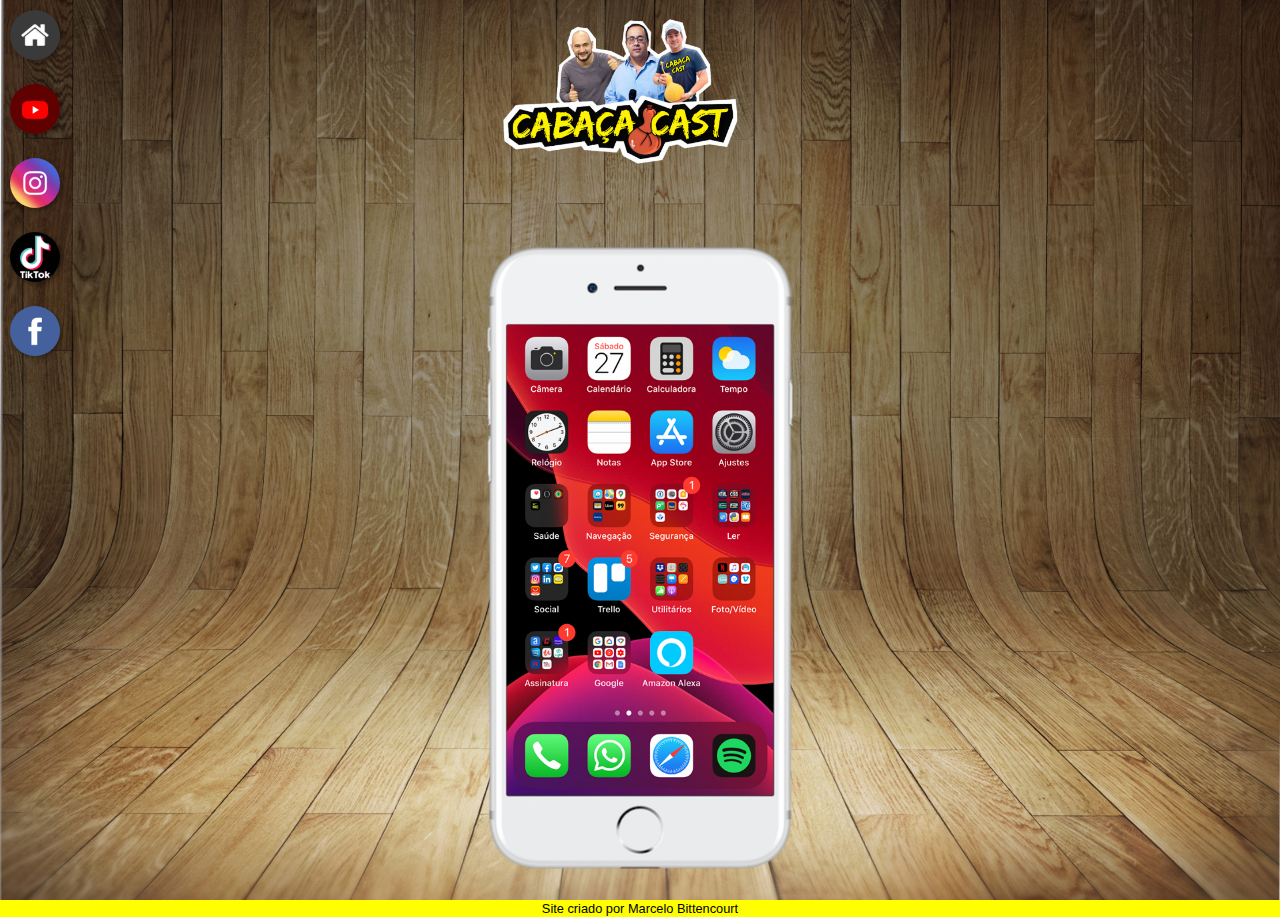
<file: index.html>
<!DOCTYPE html>
<html lang="pt-br">
<head>
    <meta charset="UTF-8">
    <meta name="viewport" content="width=device-width, initial-scale=1.0">
    <link rel="shortcut icon" href="favicon2.ico" type="image/x-icon">
    <link rel="stylesheet" href="style.css">
    <title>Cabaça Cast</title>
</head>
<body>

    
    <main>
        <section id="telefone">
            <iframe src="home.html" name="tela" id="tela" frameborder="0">Seu navegador não é compativel com isso</iframe>
        </section>
        <section id="redes-sociais">
            <a href="home.html" target="tela"><img src="imagens/logo-home.jpg" alt="Home"></a><br>

            <a href="youtube.html" target="tela"><img src="imagens/logo-youtube.jpg" alt="Youtube"></a><br>

            <a href="instagram.html" target="tela"><img src="imagens/logo-instagram.jpg" alt="Instagram"></a><br>

            <a href="tiktok.html" target="tela"><img src="imagens/logo-tiktok.jpg" alt="TikTok"></a><br>

            <a href="facebook.html" target="tela"><img src="imagens/logo-facebook.jpg" alt="FaceBook"></a>

        </section>
    </main>
    <footer>
        <p>Site criado por Marcelo Bittencourt</p>
    </footer>
</body>
</html>
</file>
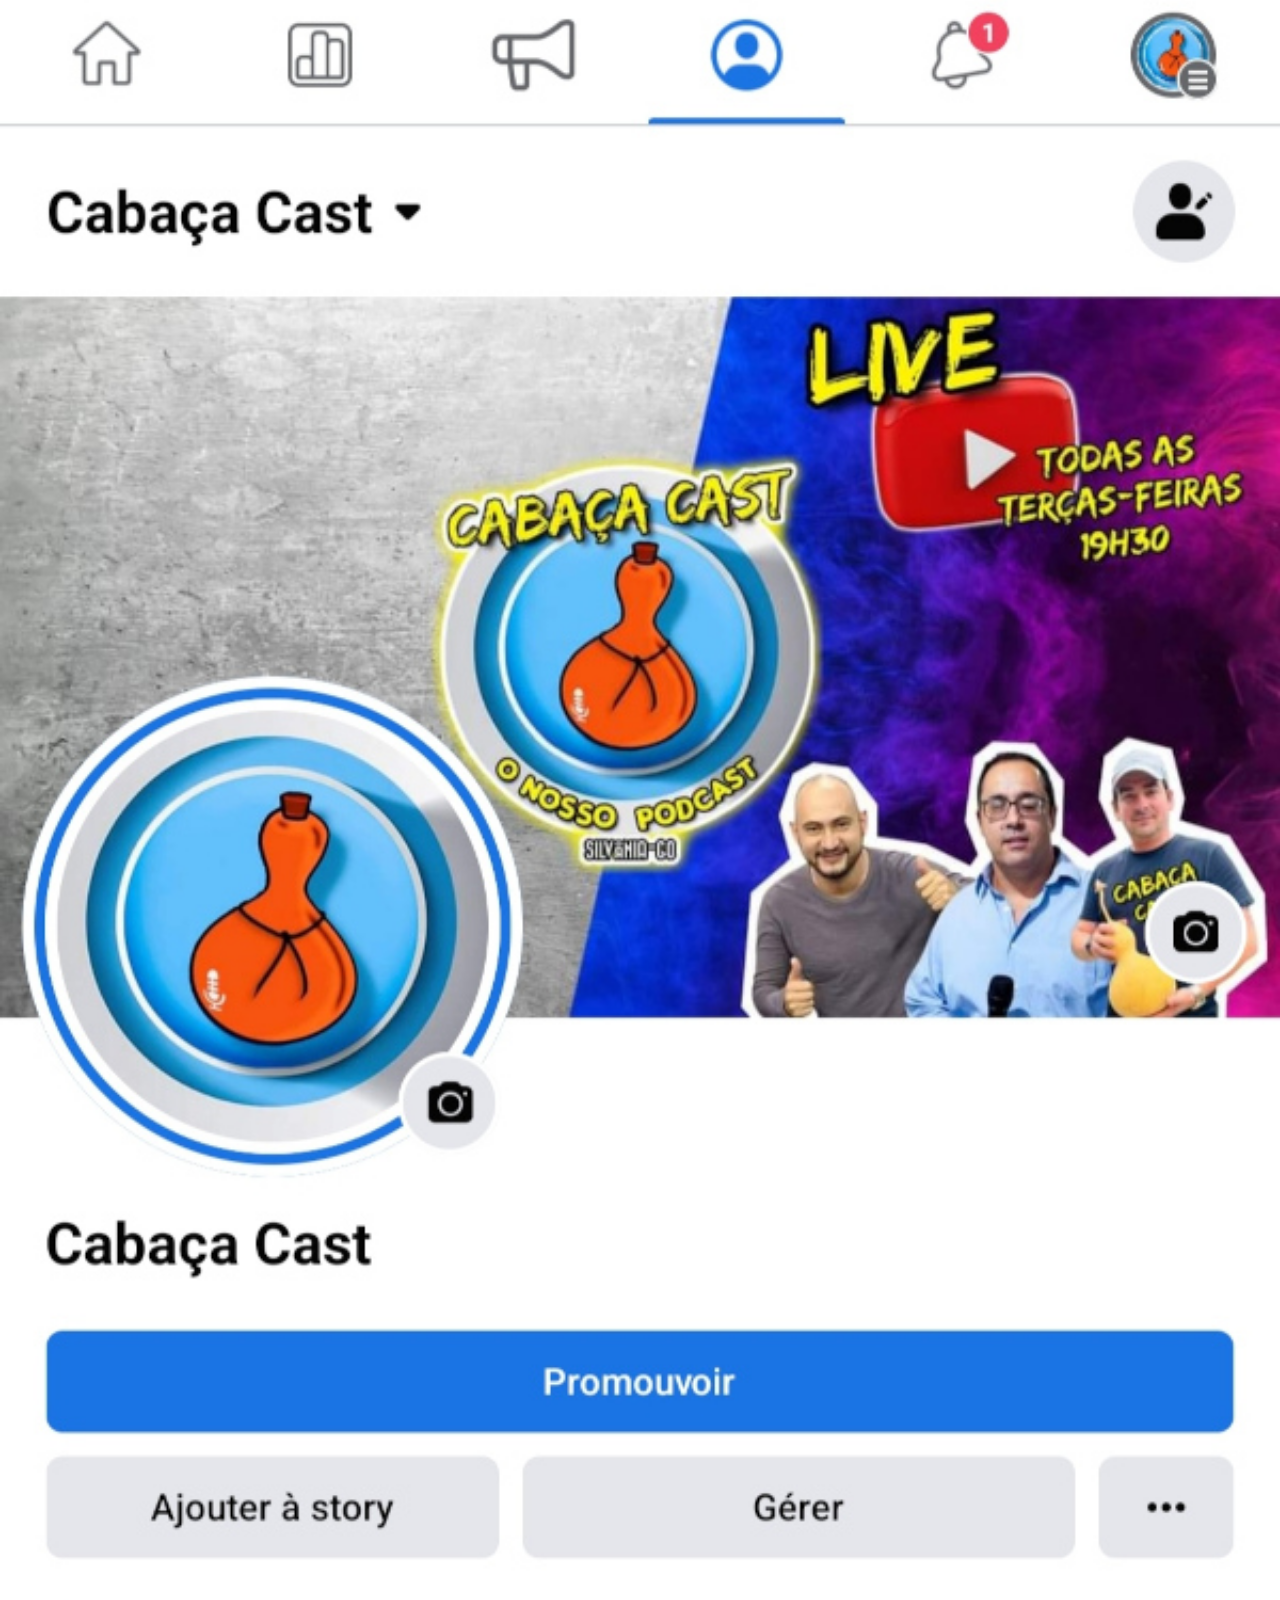
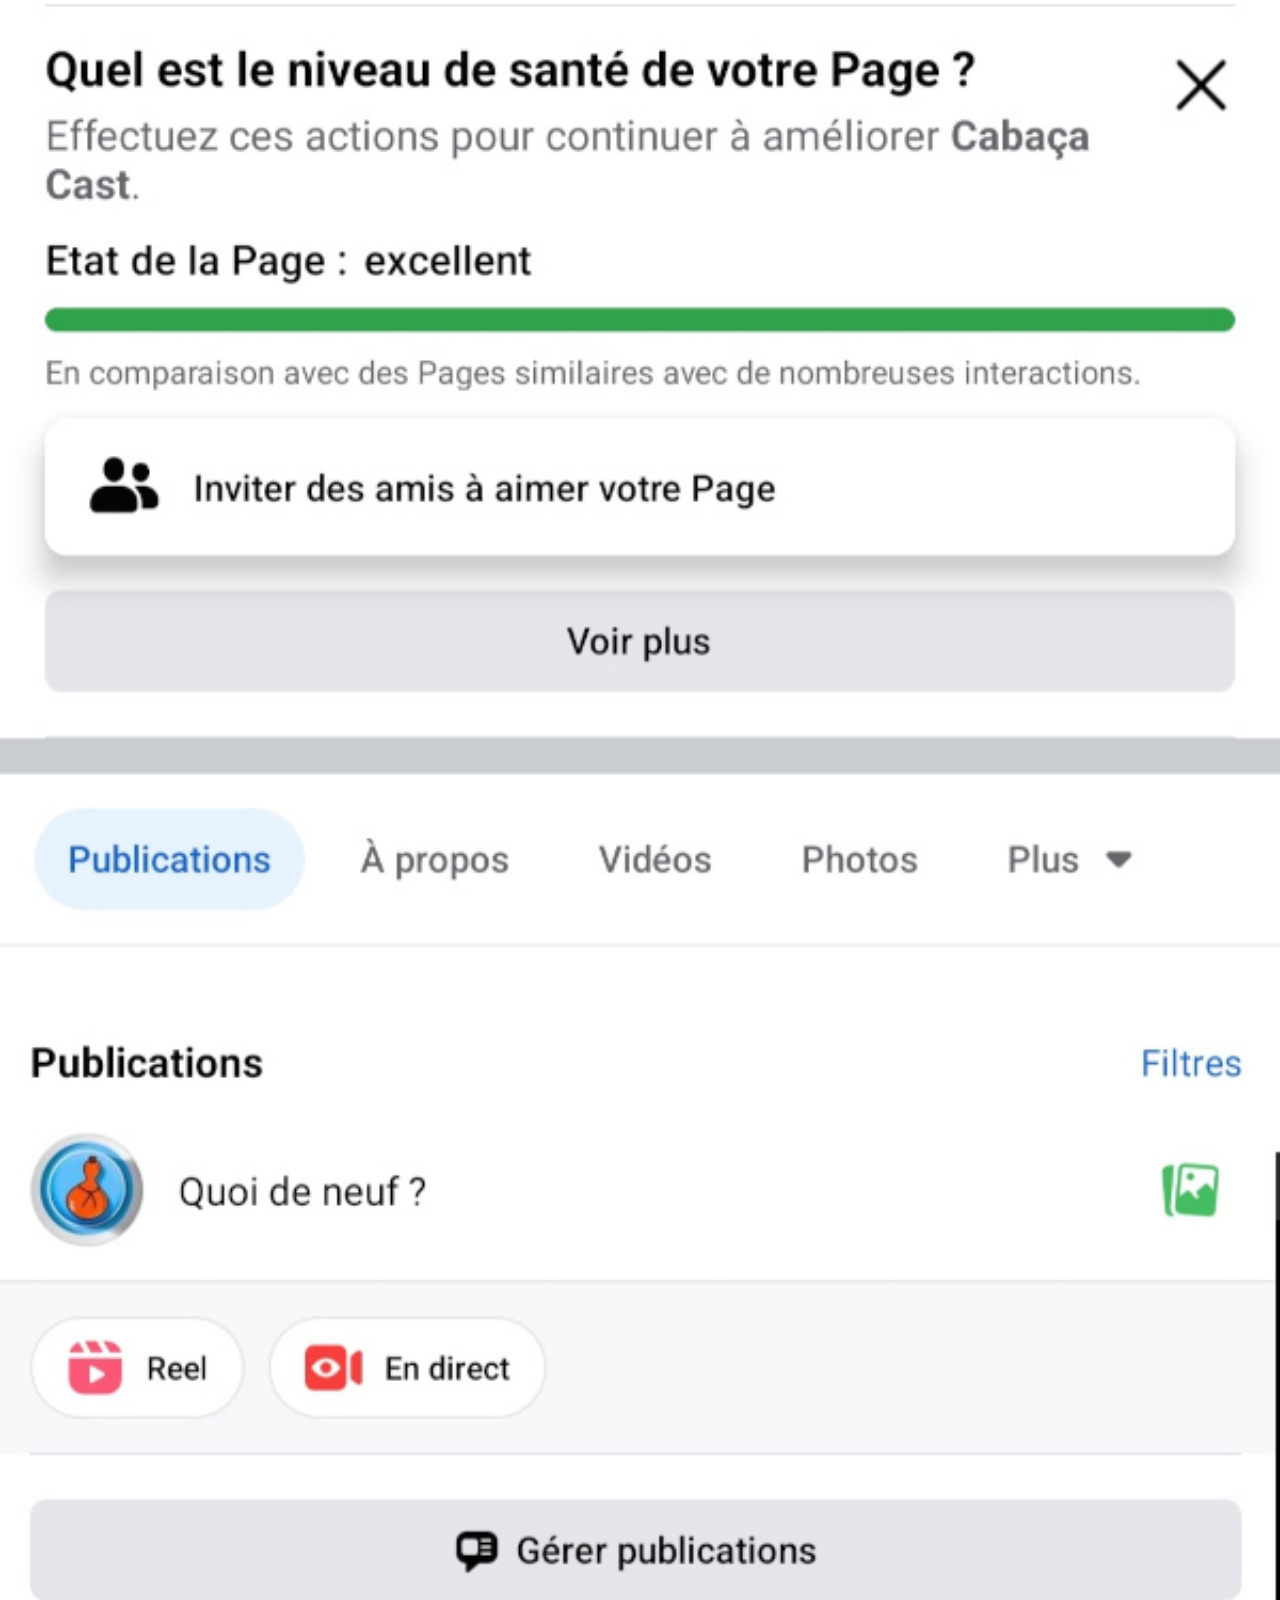
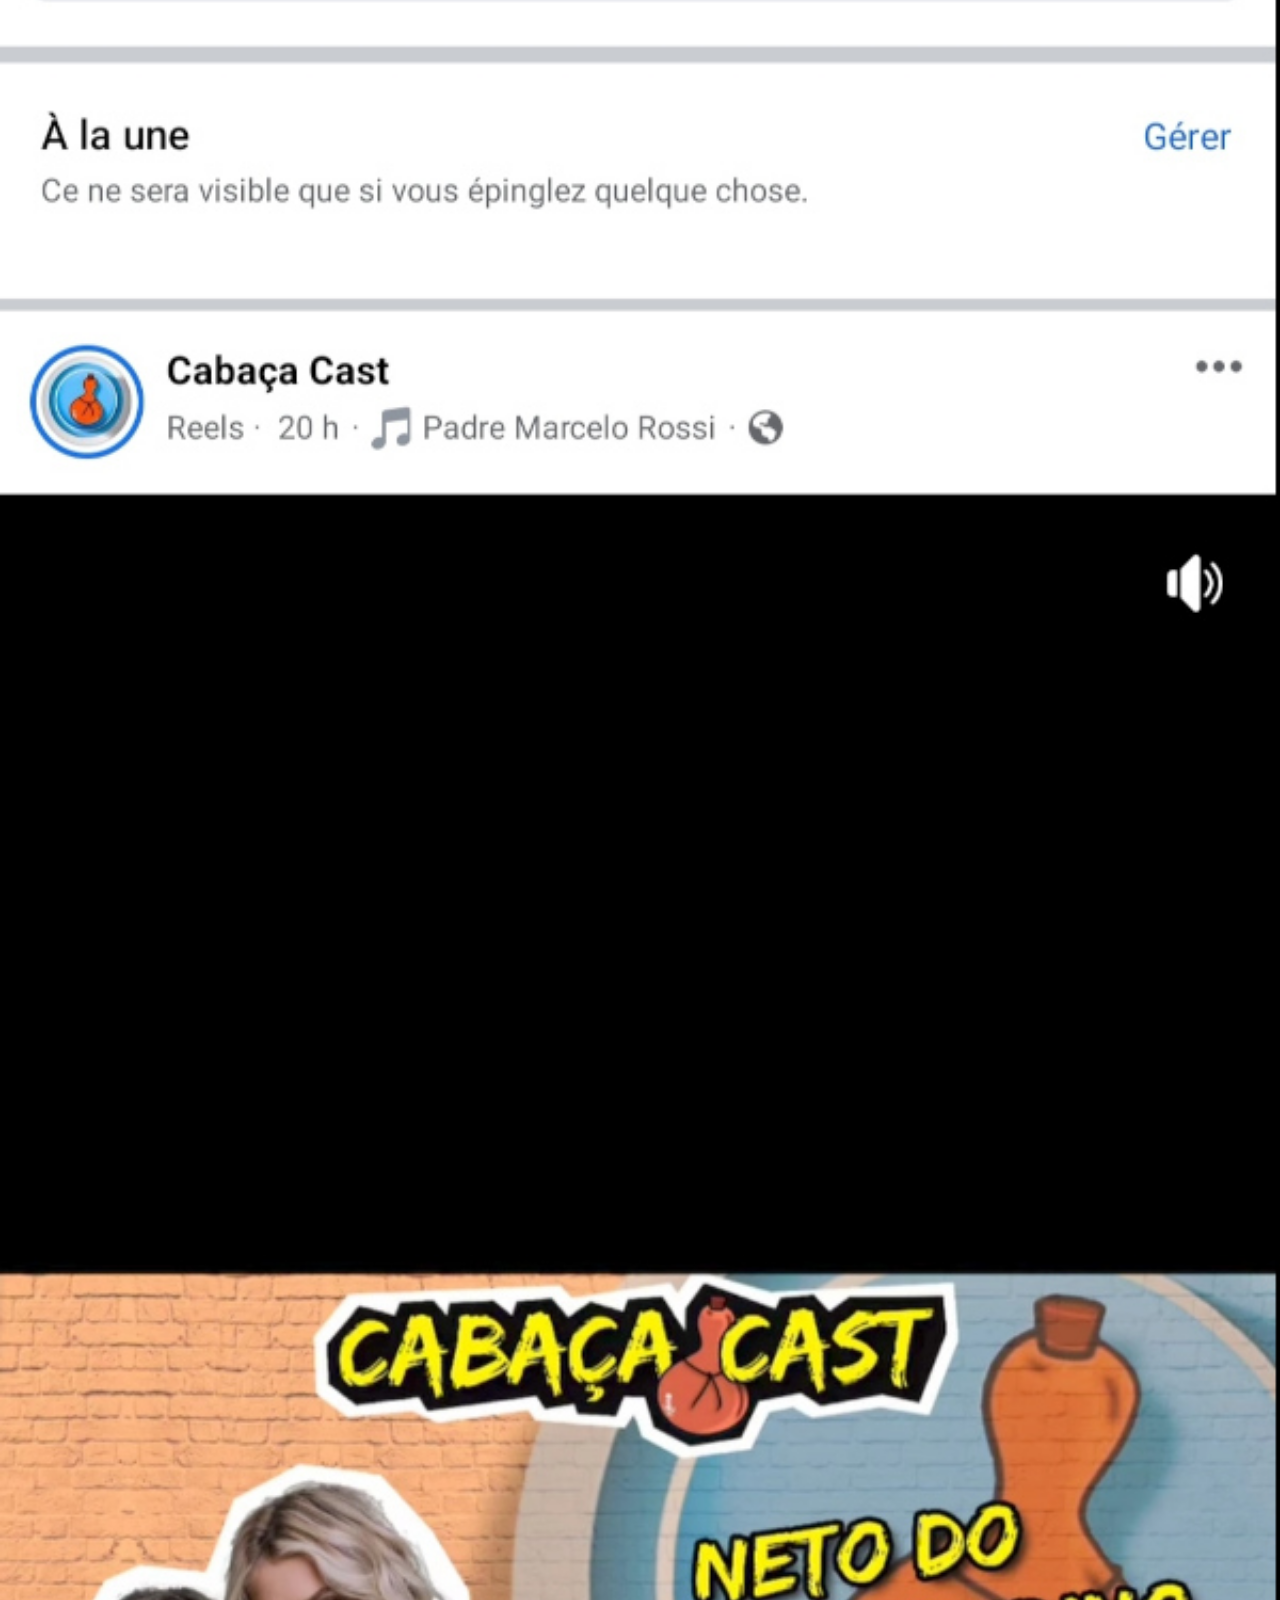
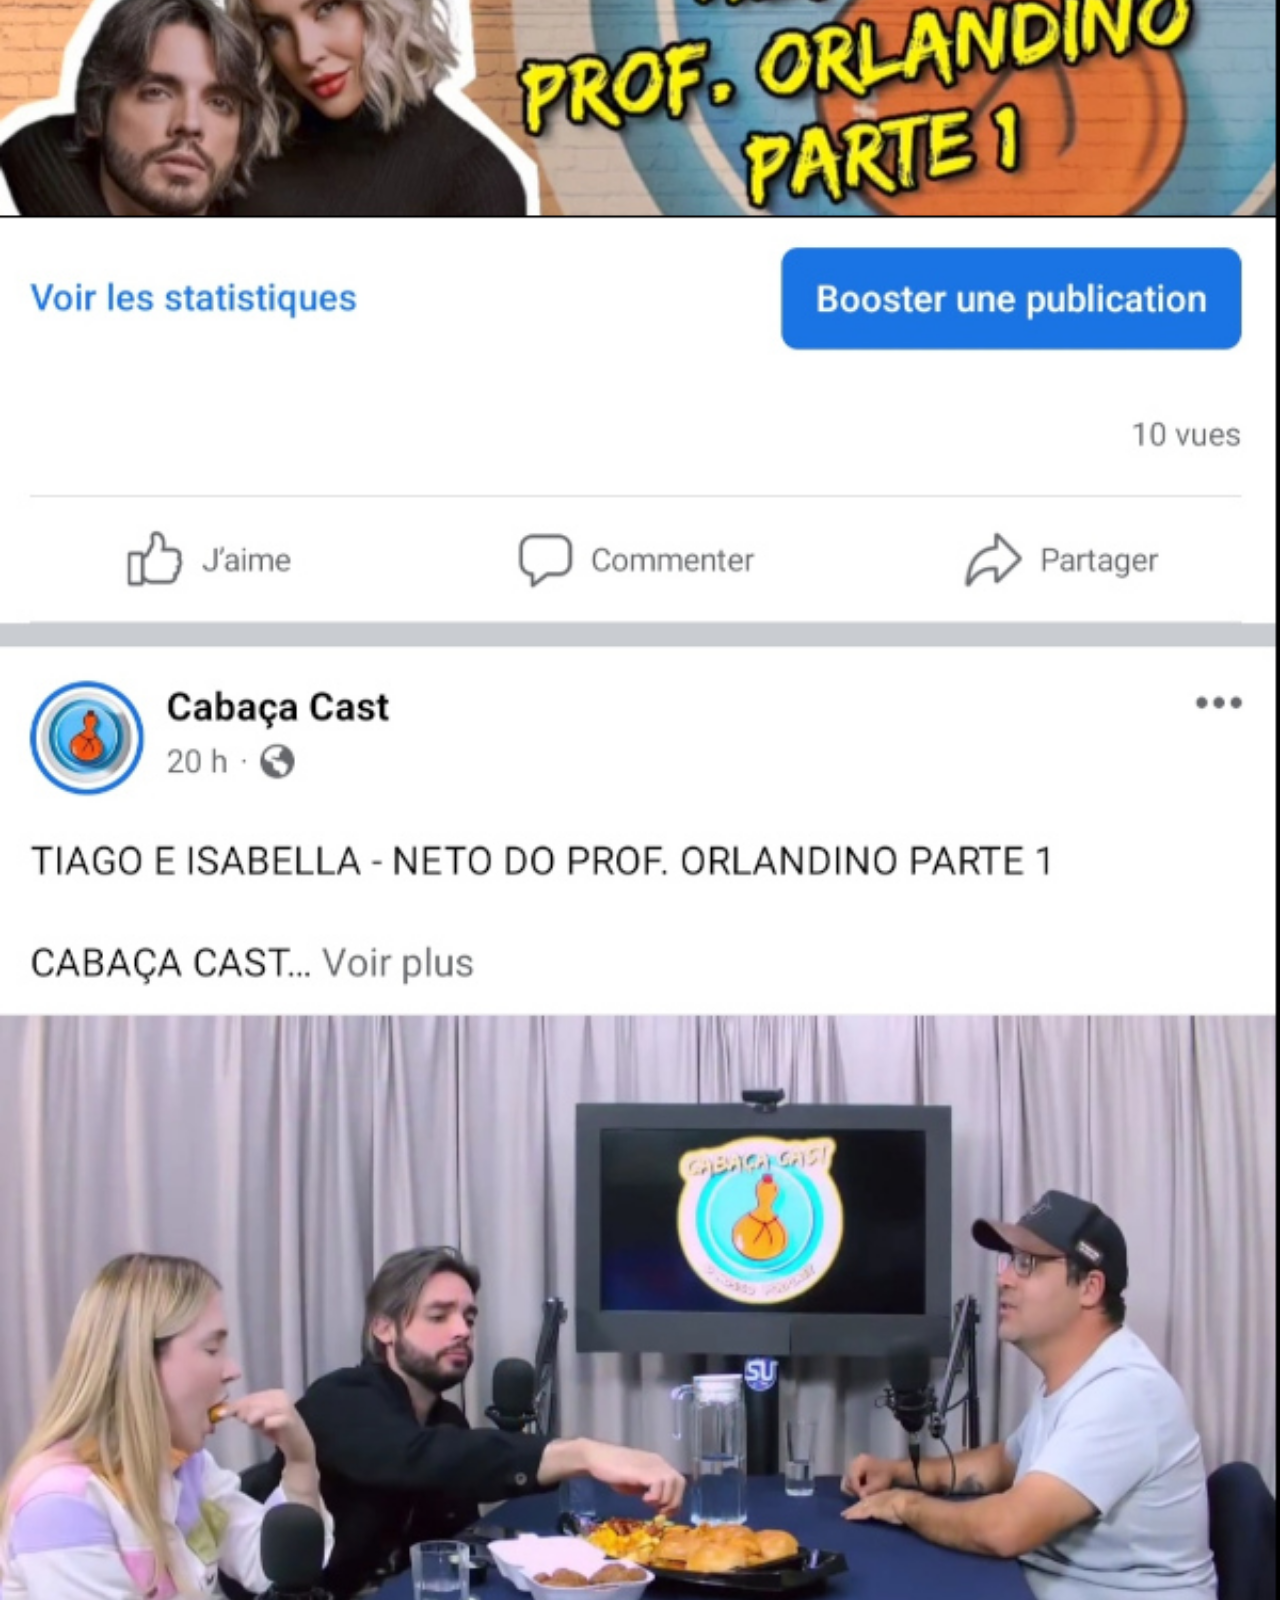
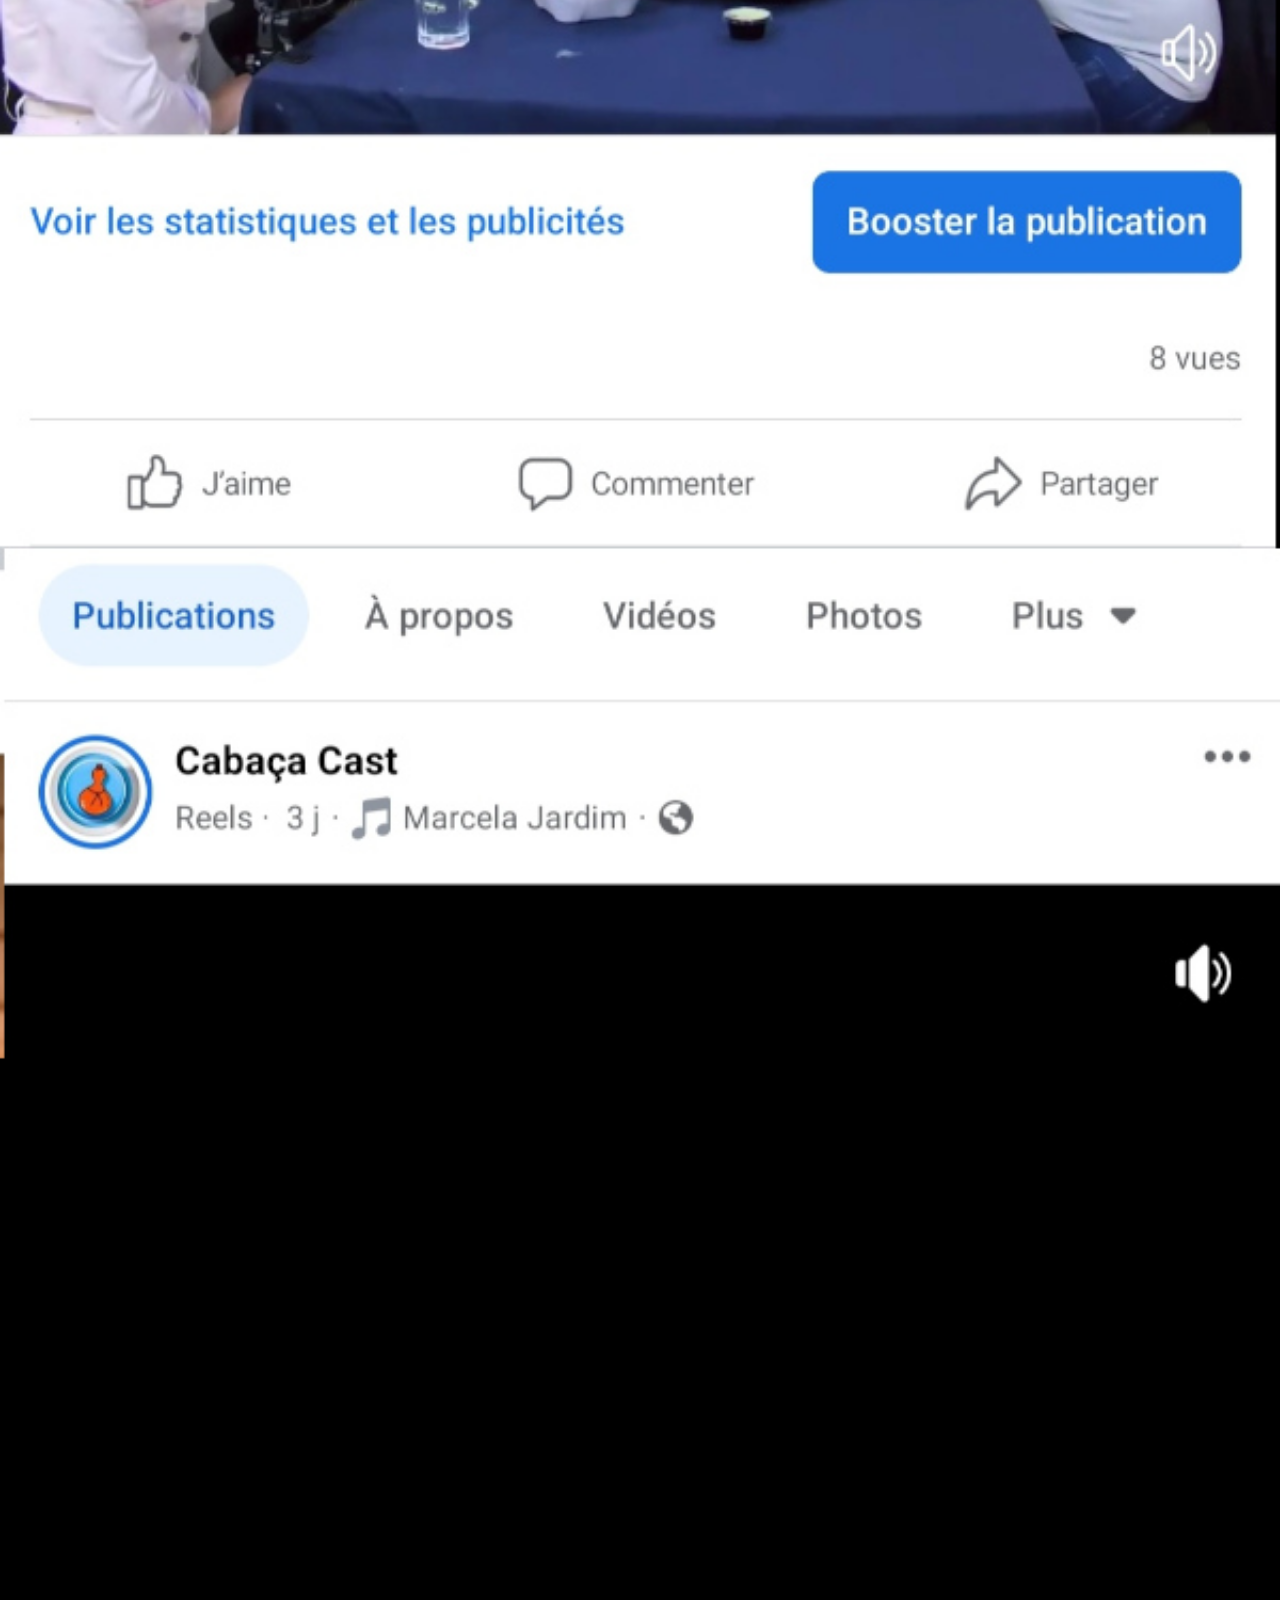
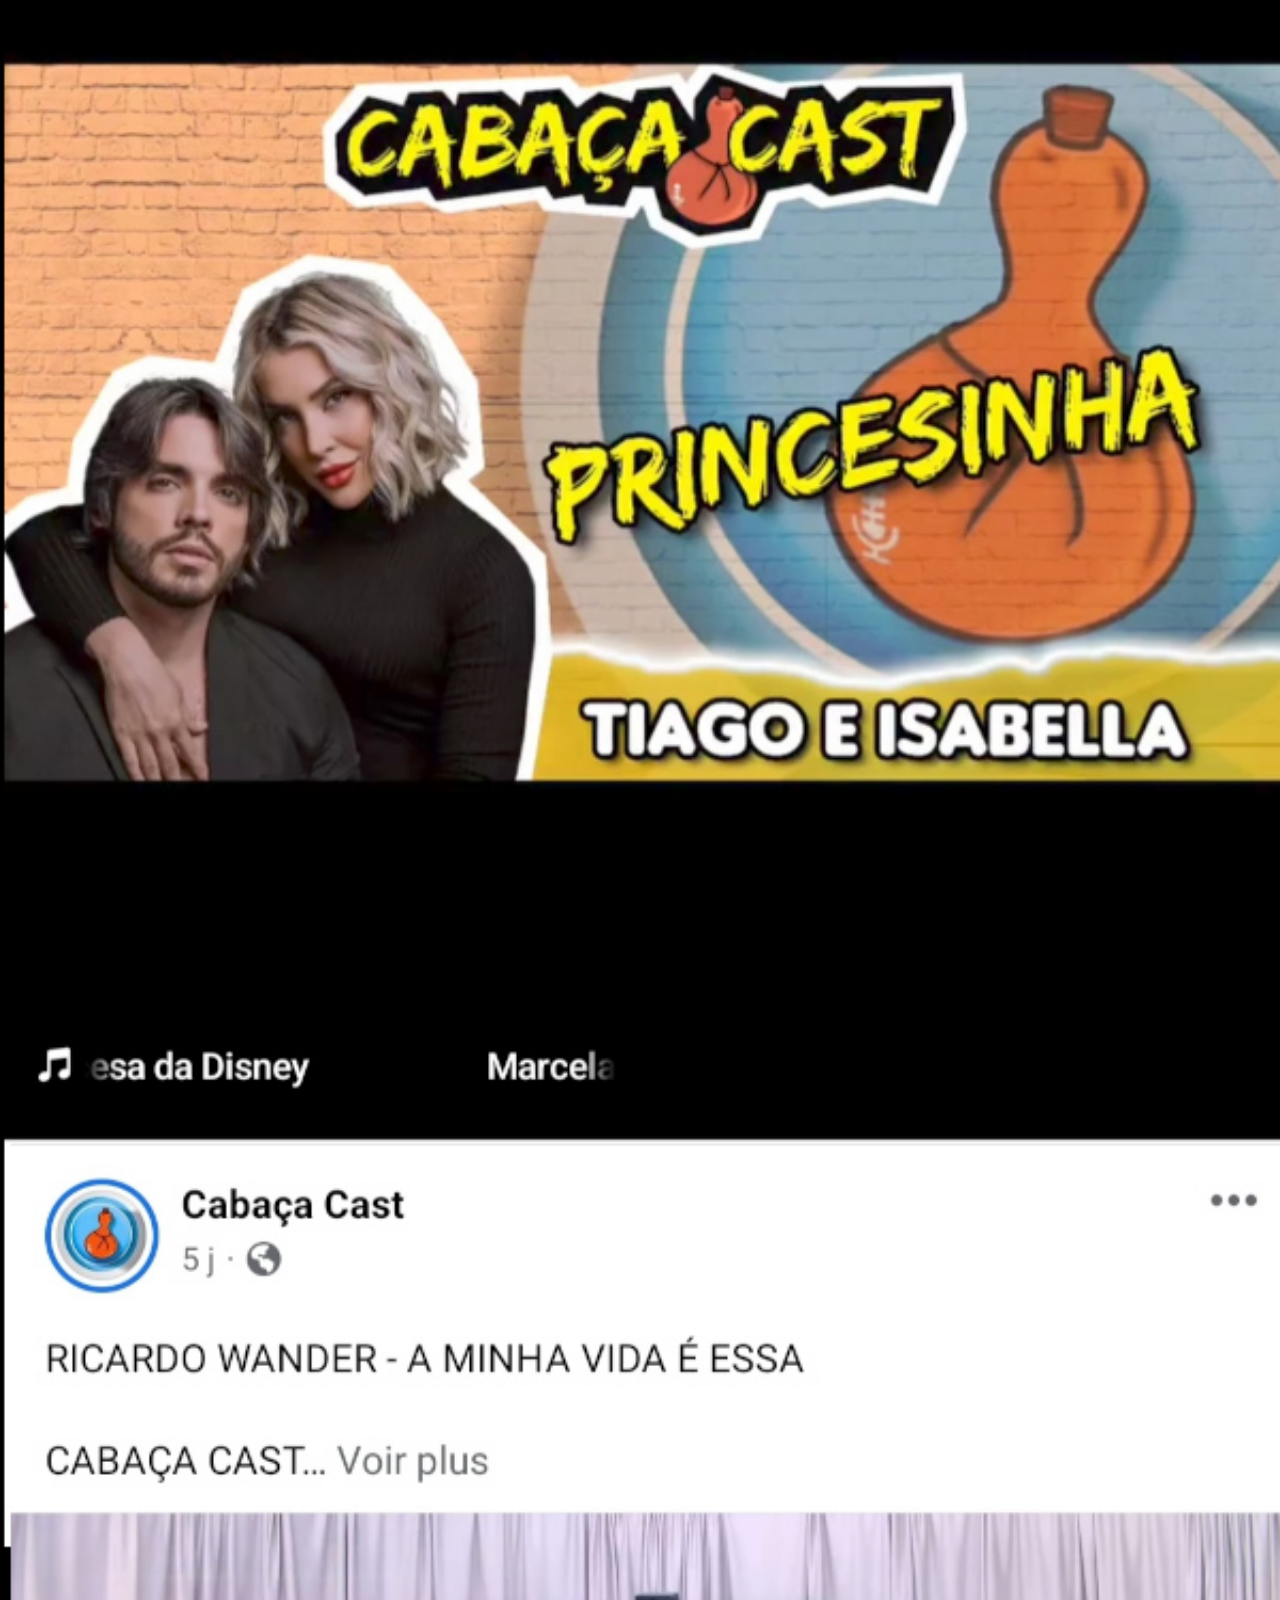
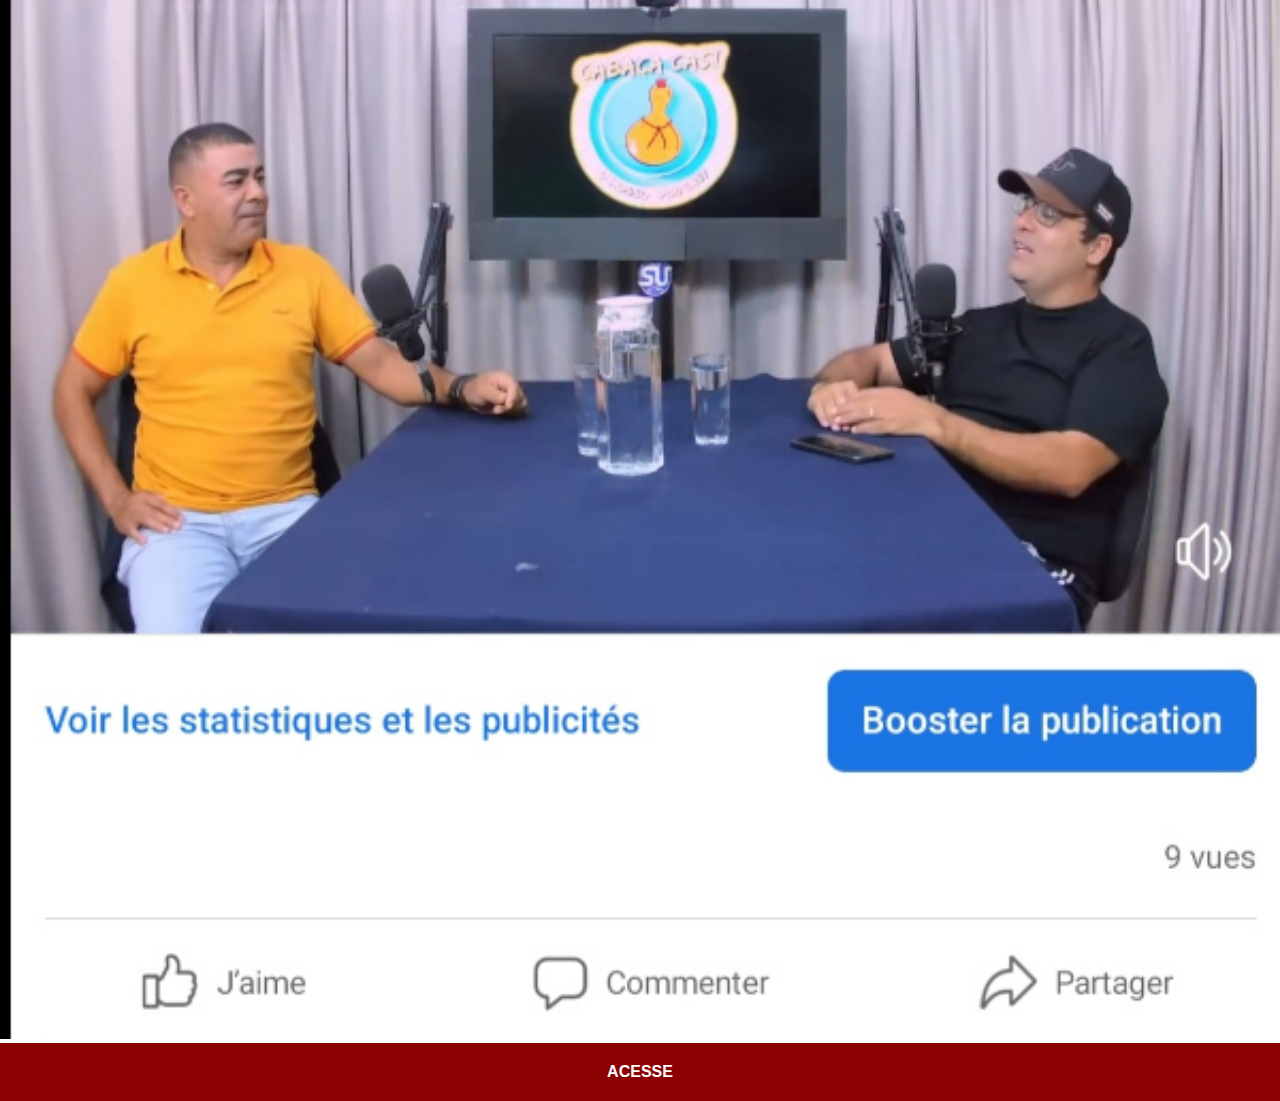
<file: facebook.html>
<!DOCTYPE html>
<html lang="pt-br">
<head>
    <meta charset="UTF-8">
    <meta name="viewport" content="width=device-width, initial-scale=1.0">
    <title>Instagram</title>
    <link rel="stylesheet" href="social.css">
</head>
<body>
    <img src="imagens/tela-facebook.jpg" alt="Instagram">
    <a href="https://www.facebook.com/cabacacast/" target="_blank">ACESSE</a>
</body>
</html>
</file>
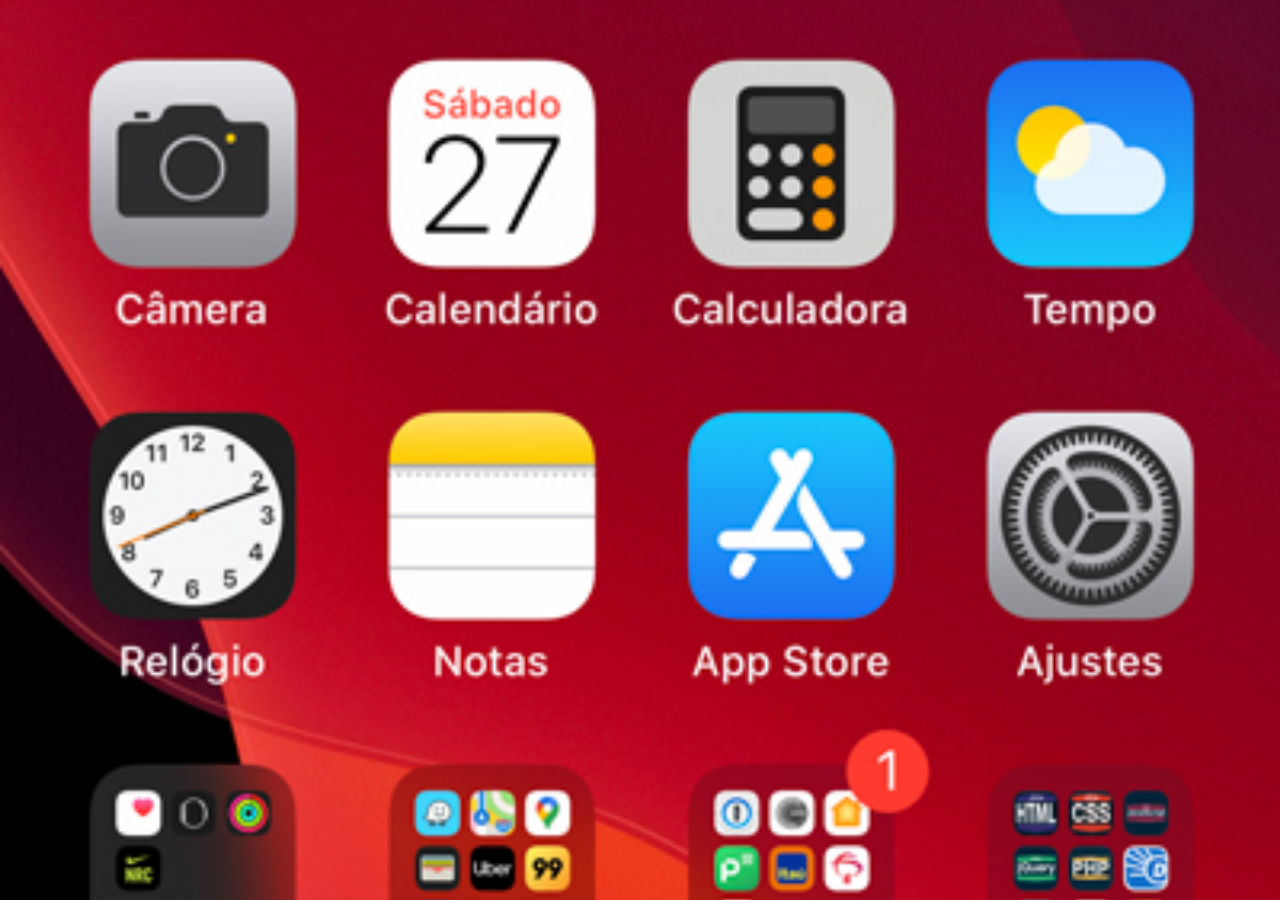
<file: home.html>
<!DOCTYPE html>
<html lang="pt-br">
<head>
    <meta charset="UTF-8">
    <meta name="viewport" content="width=device-width, initial-scale=1.0">
    <title>Home</title>
</head>
<style>
    * {
        margin: 0pc;
        padding: 0px;
    }

    body {
        width: 100vw;
        height: 100vh;
        background-color: black;
        background: url(imagens/home.jpg) no-repeat top
        center;
        background-size: cover;
    }
</style>
<body>
    
</body>
</html>
</file>
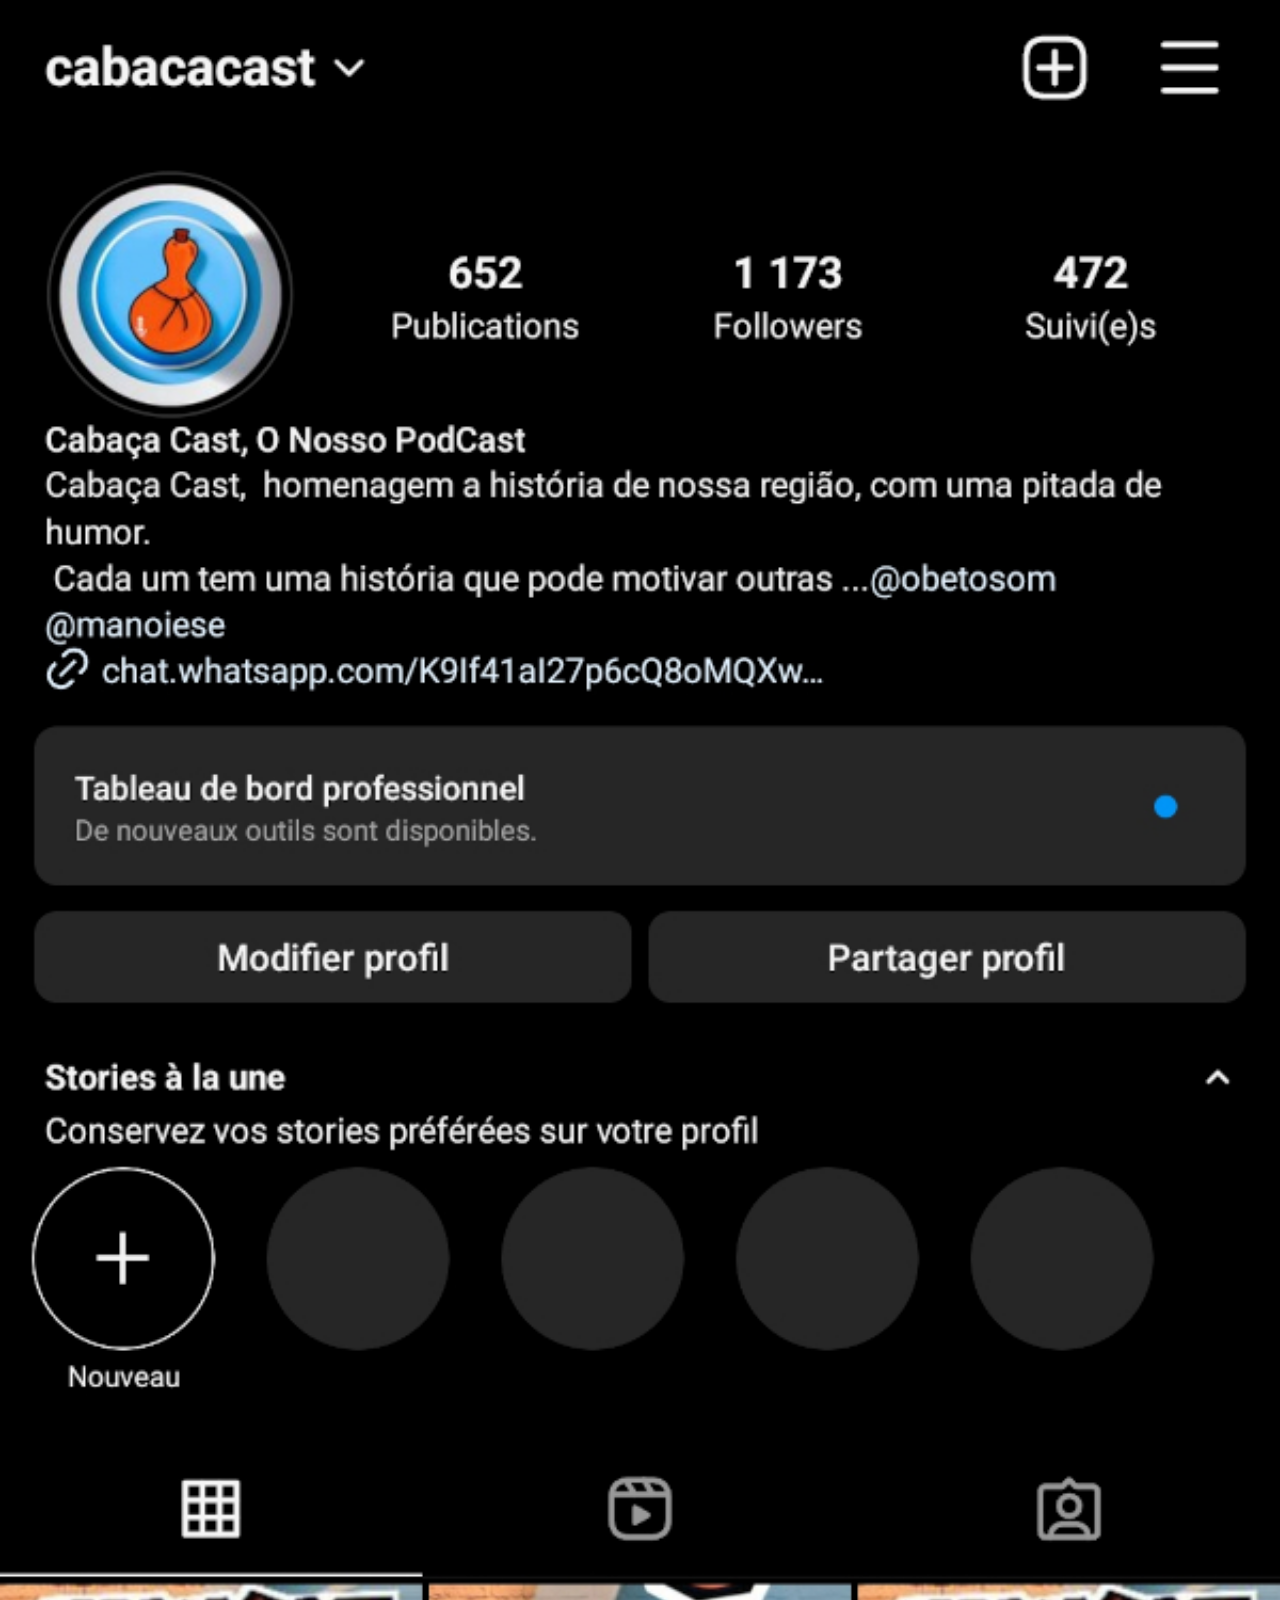
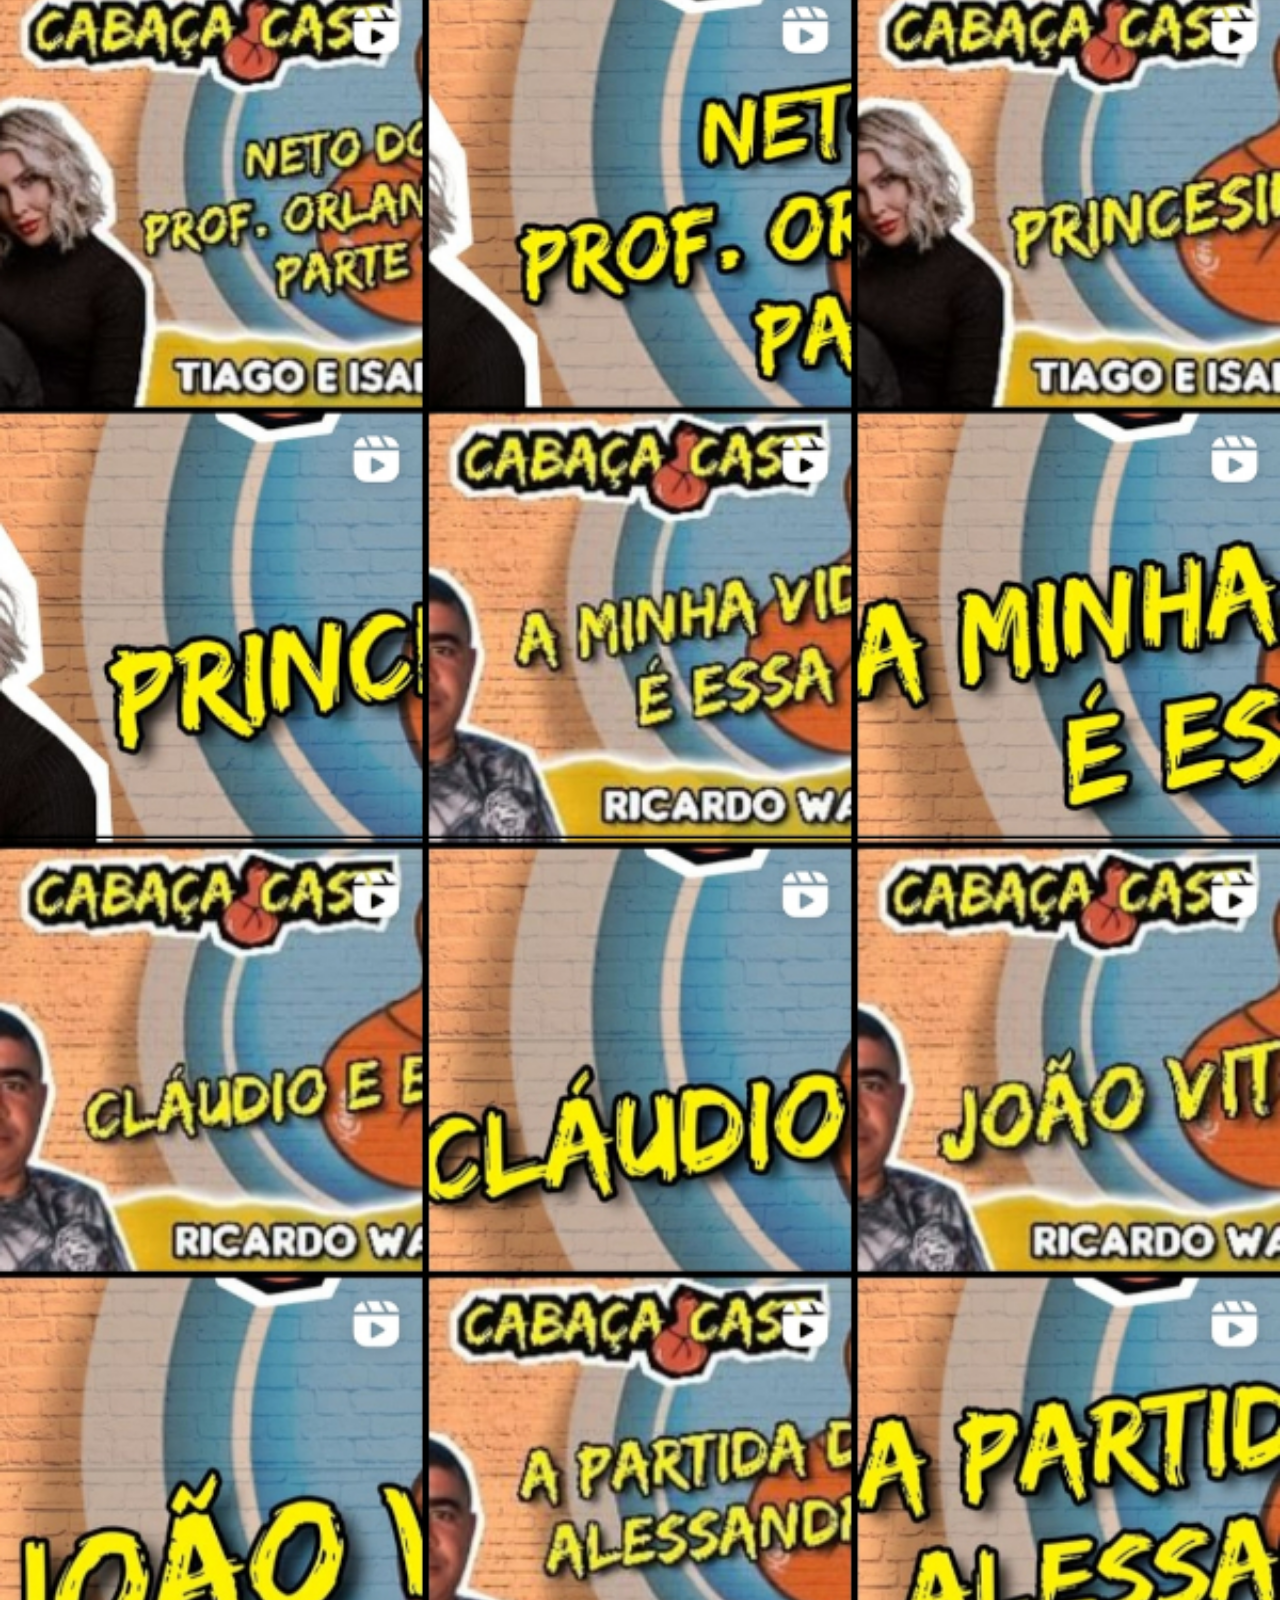
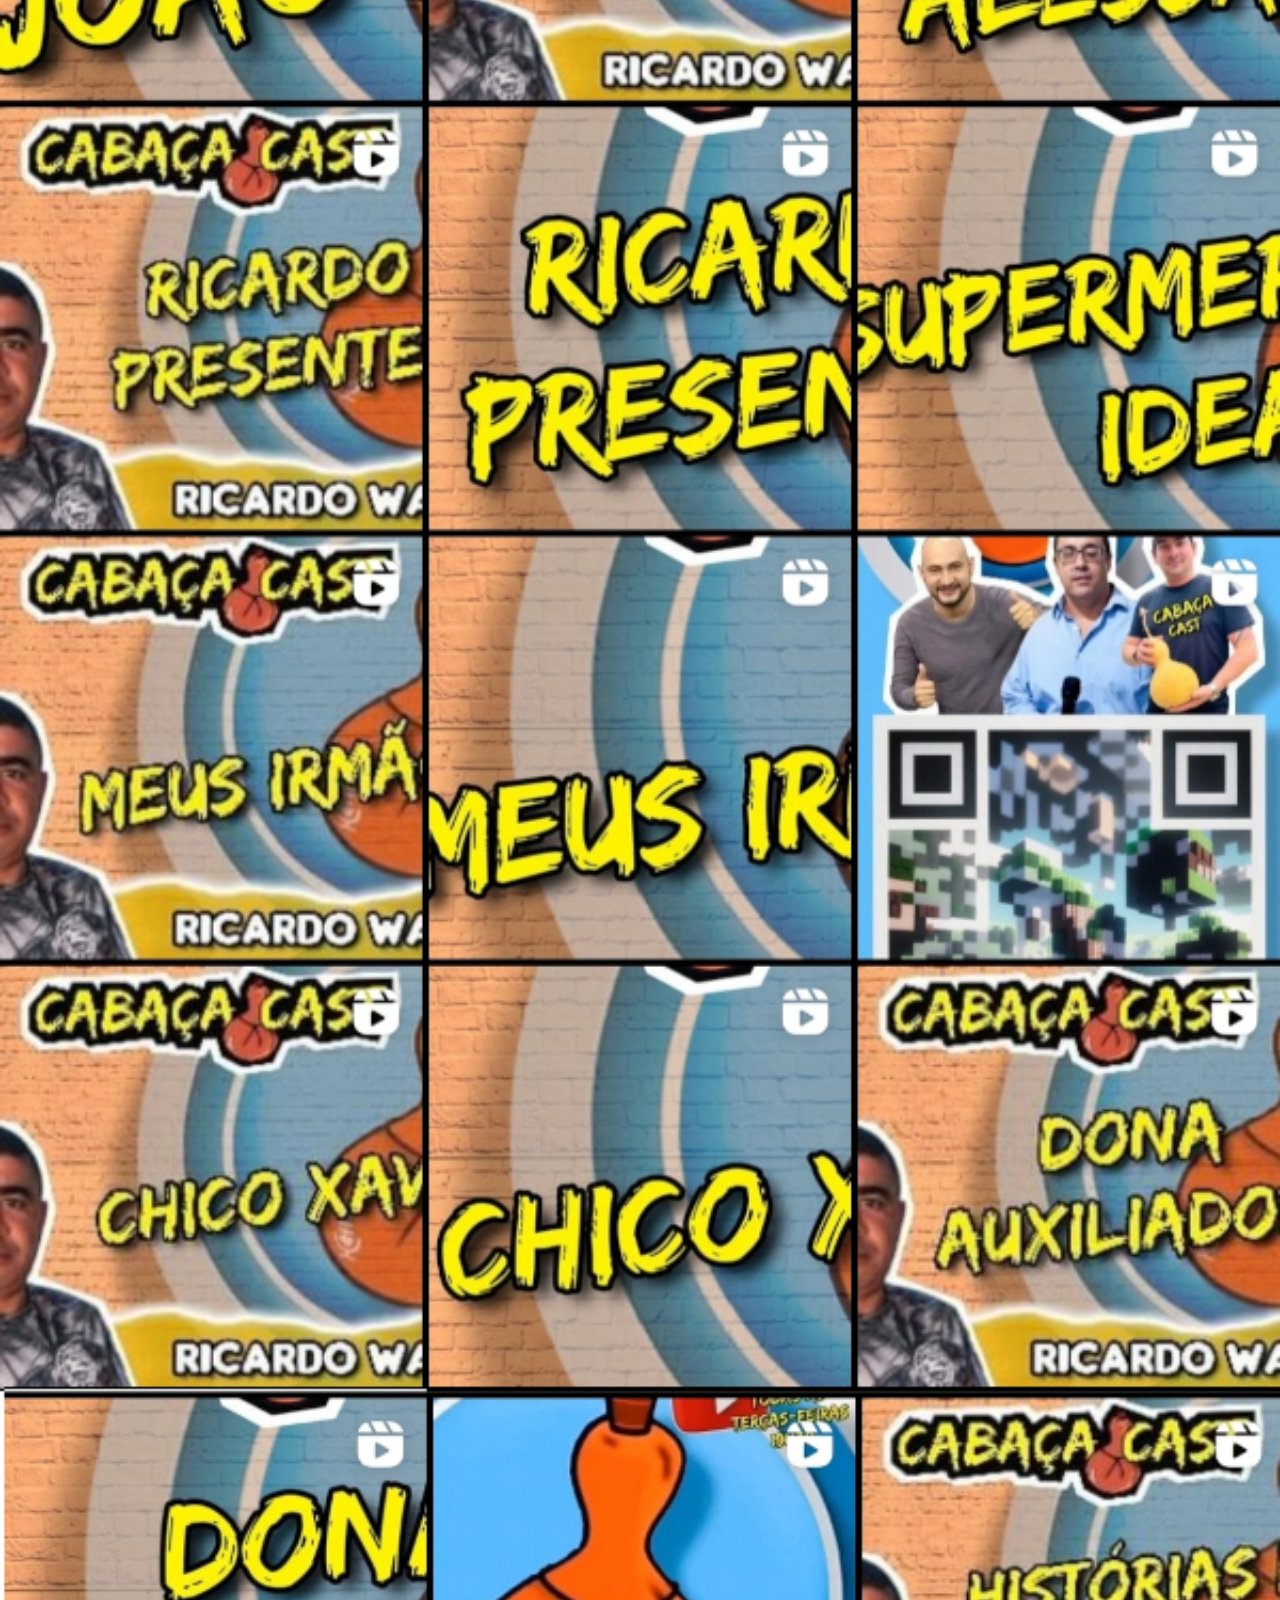
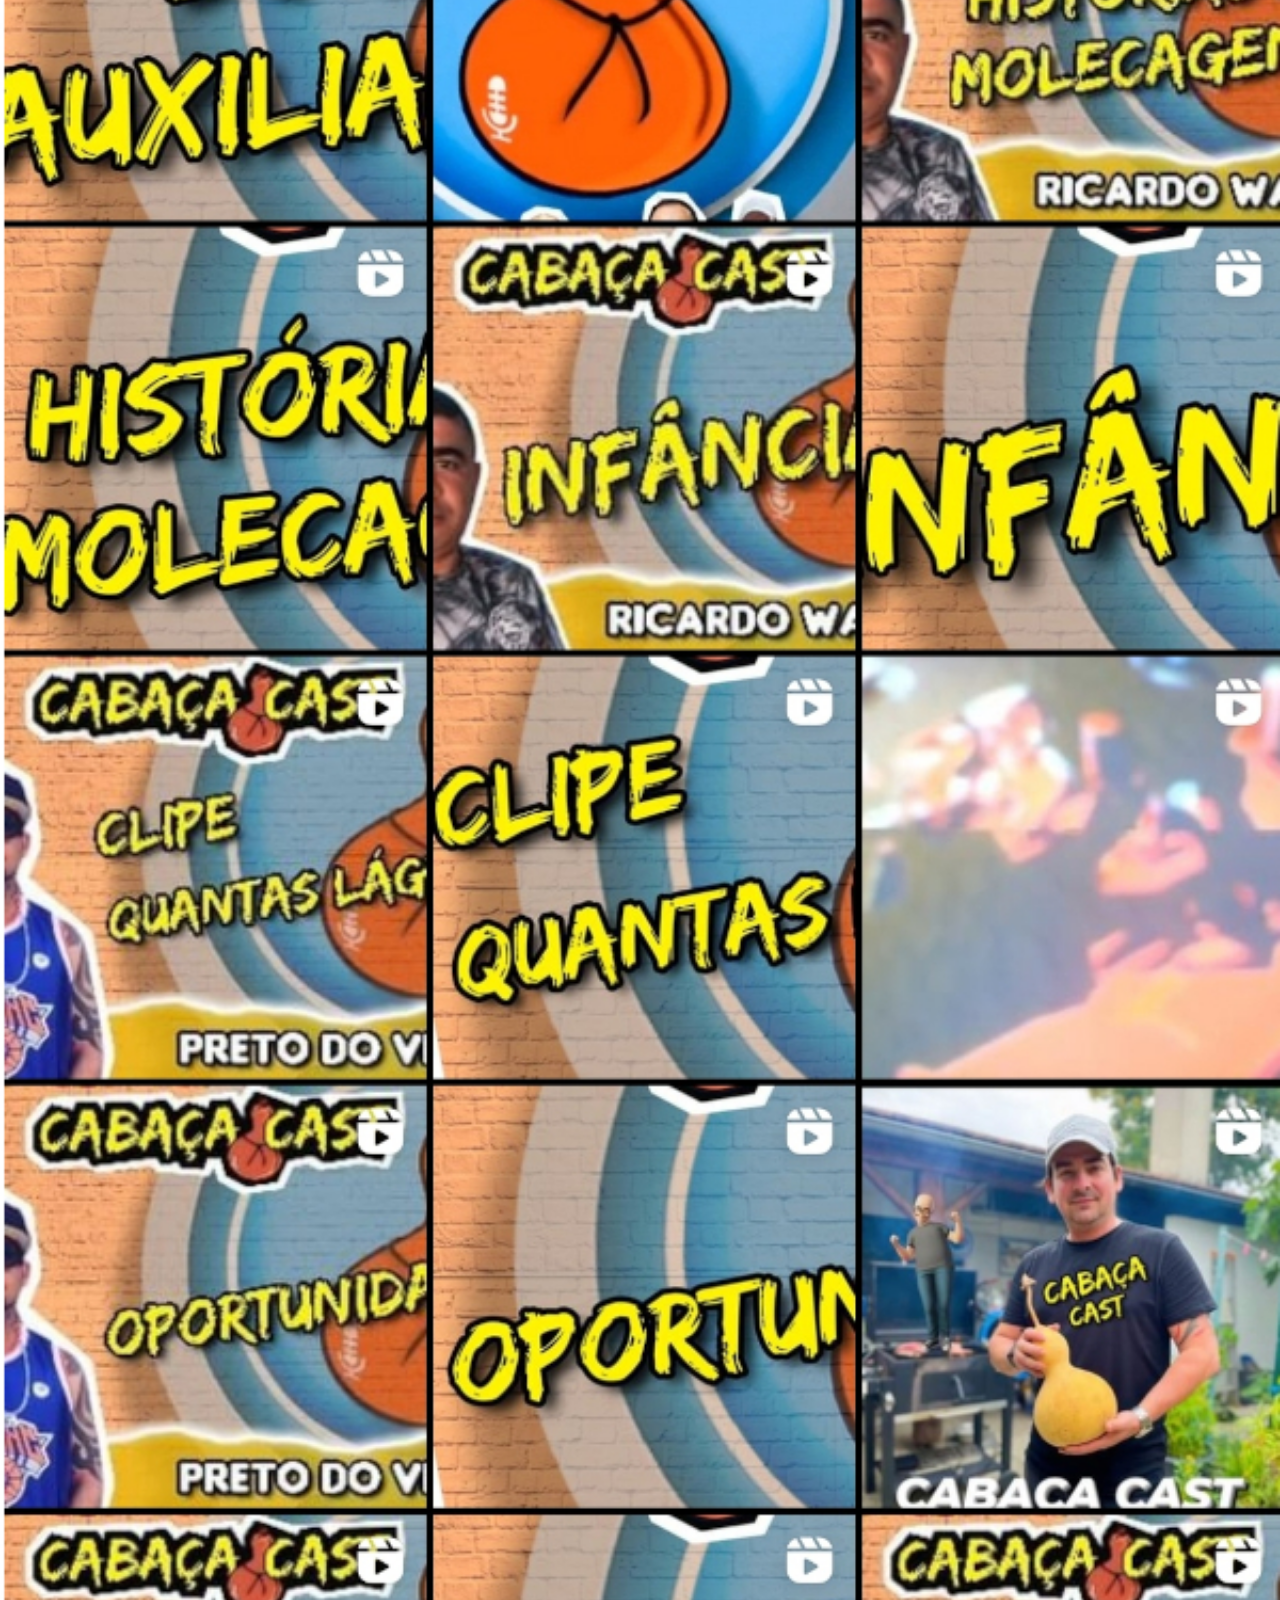
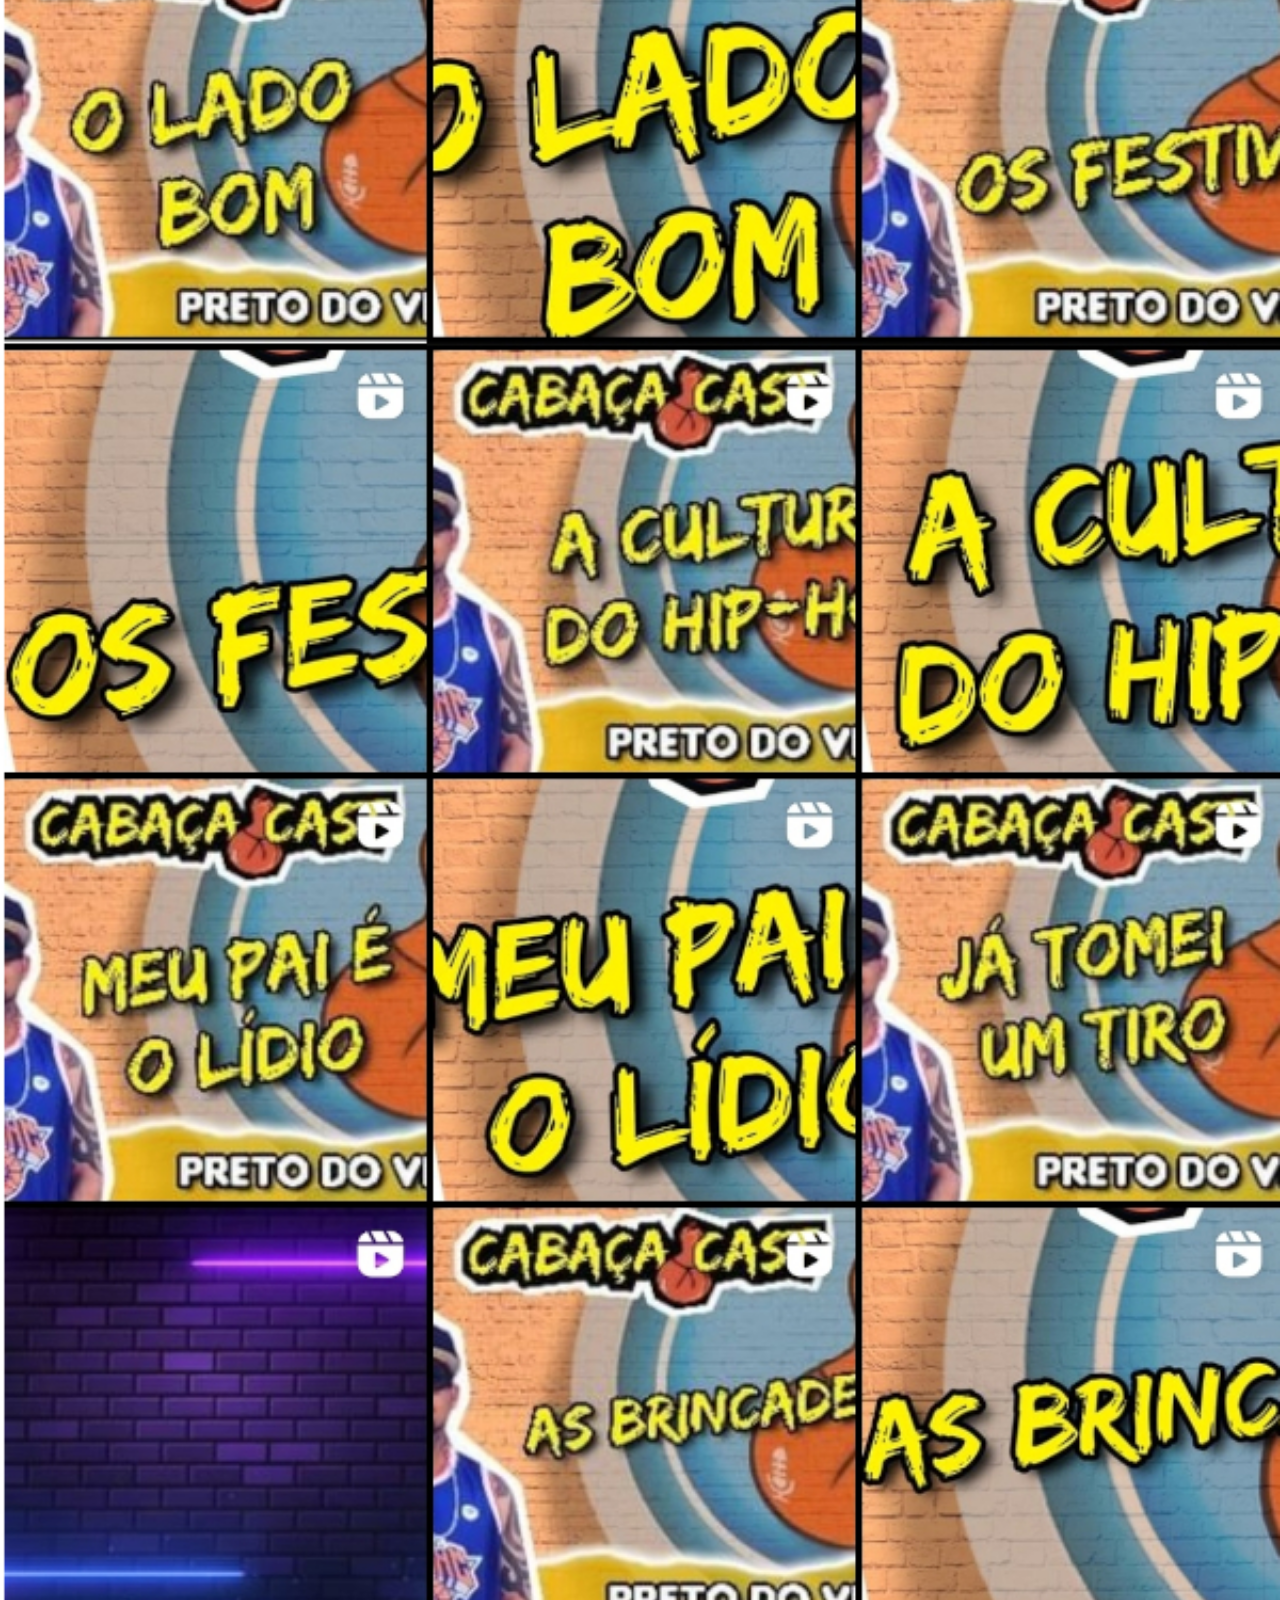
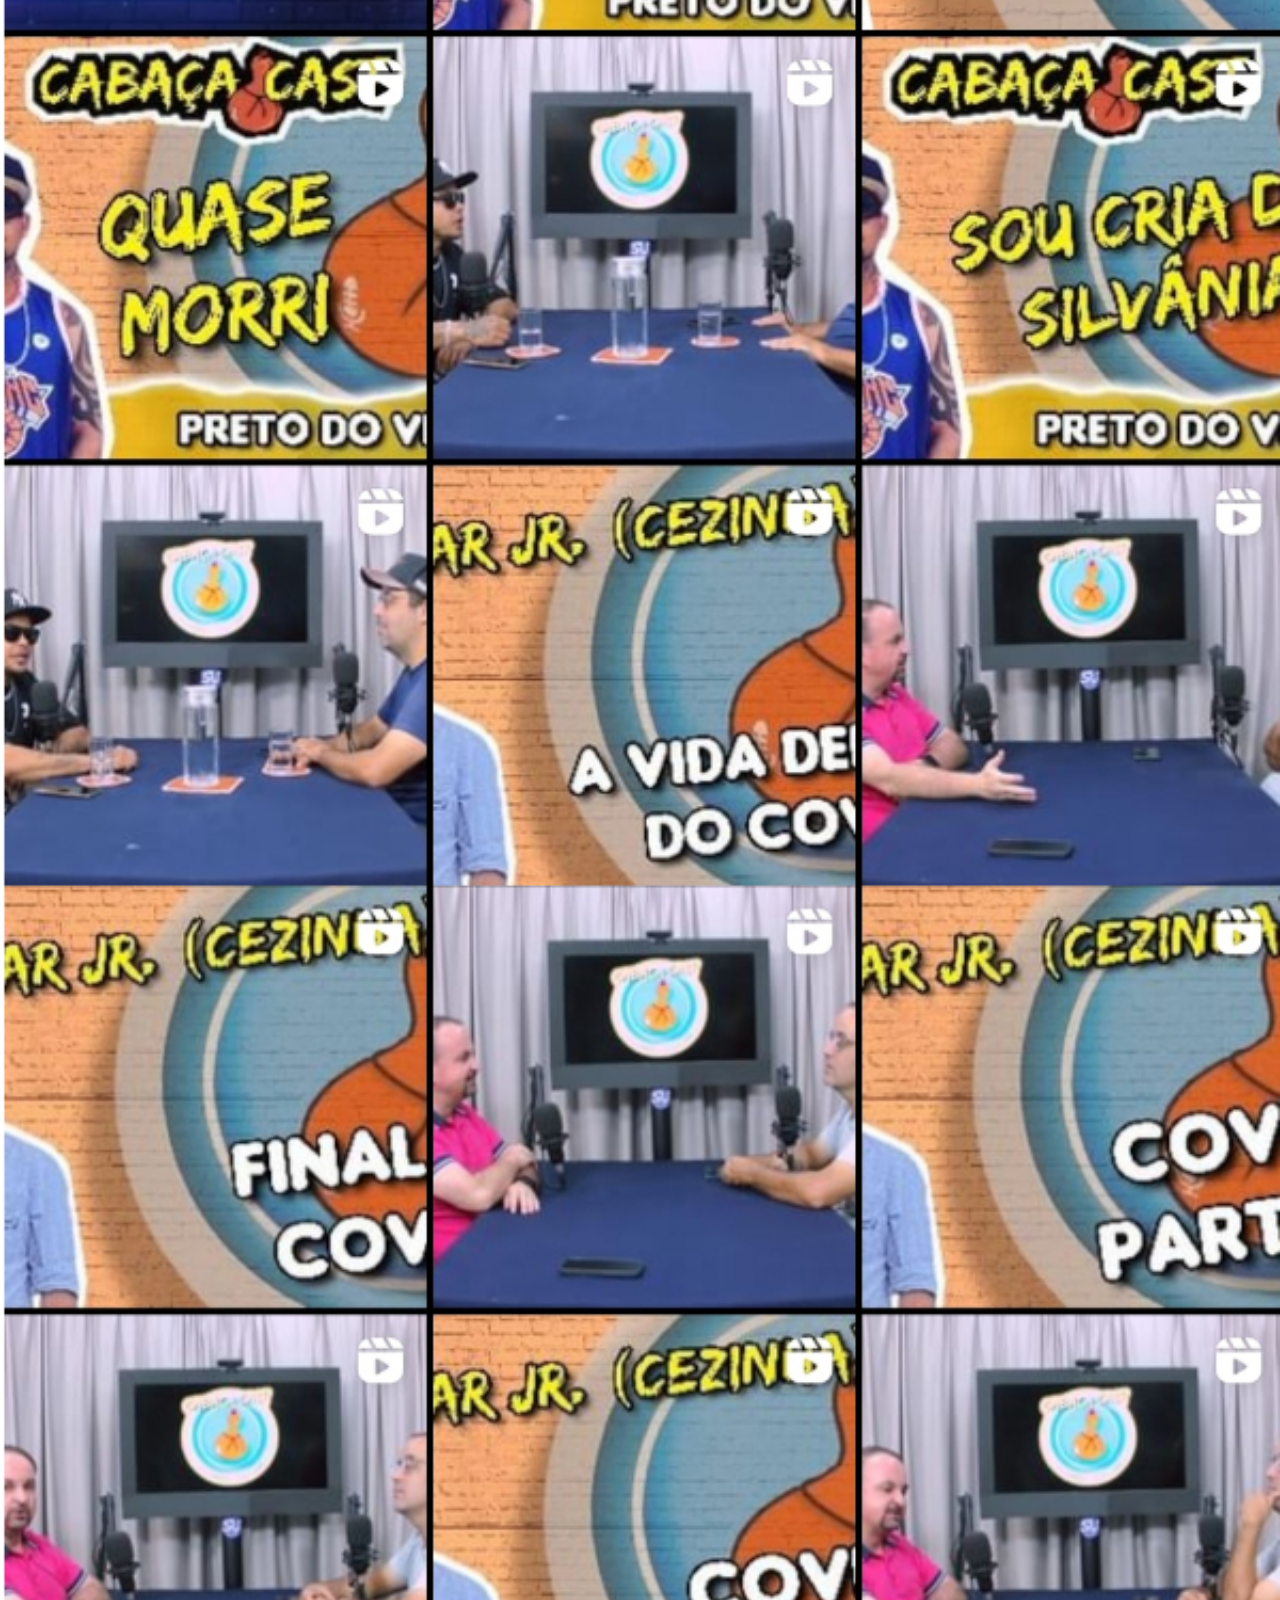
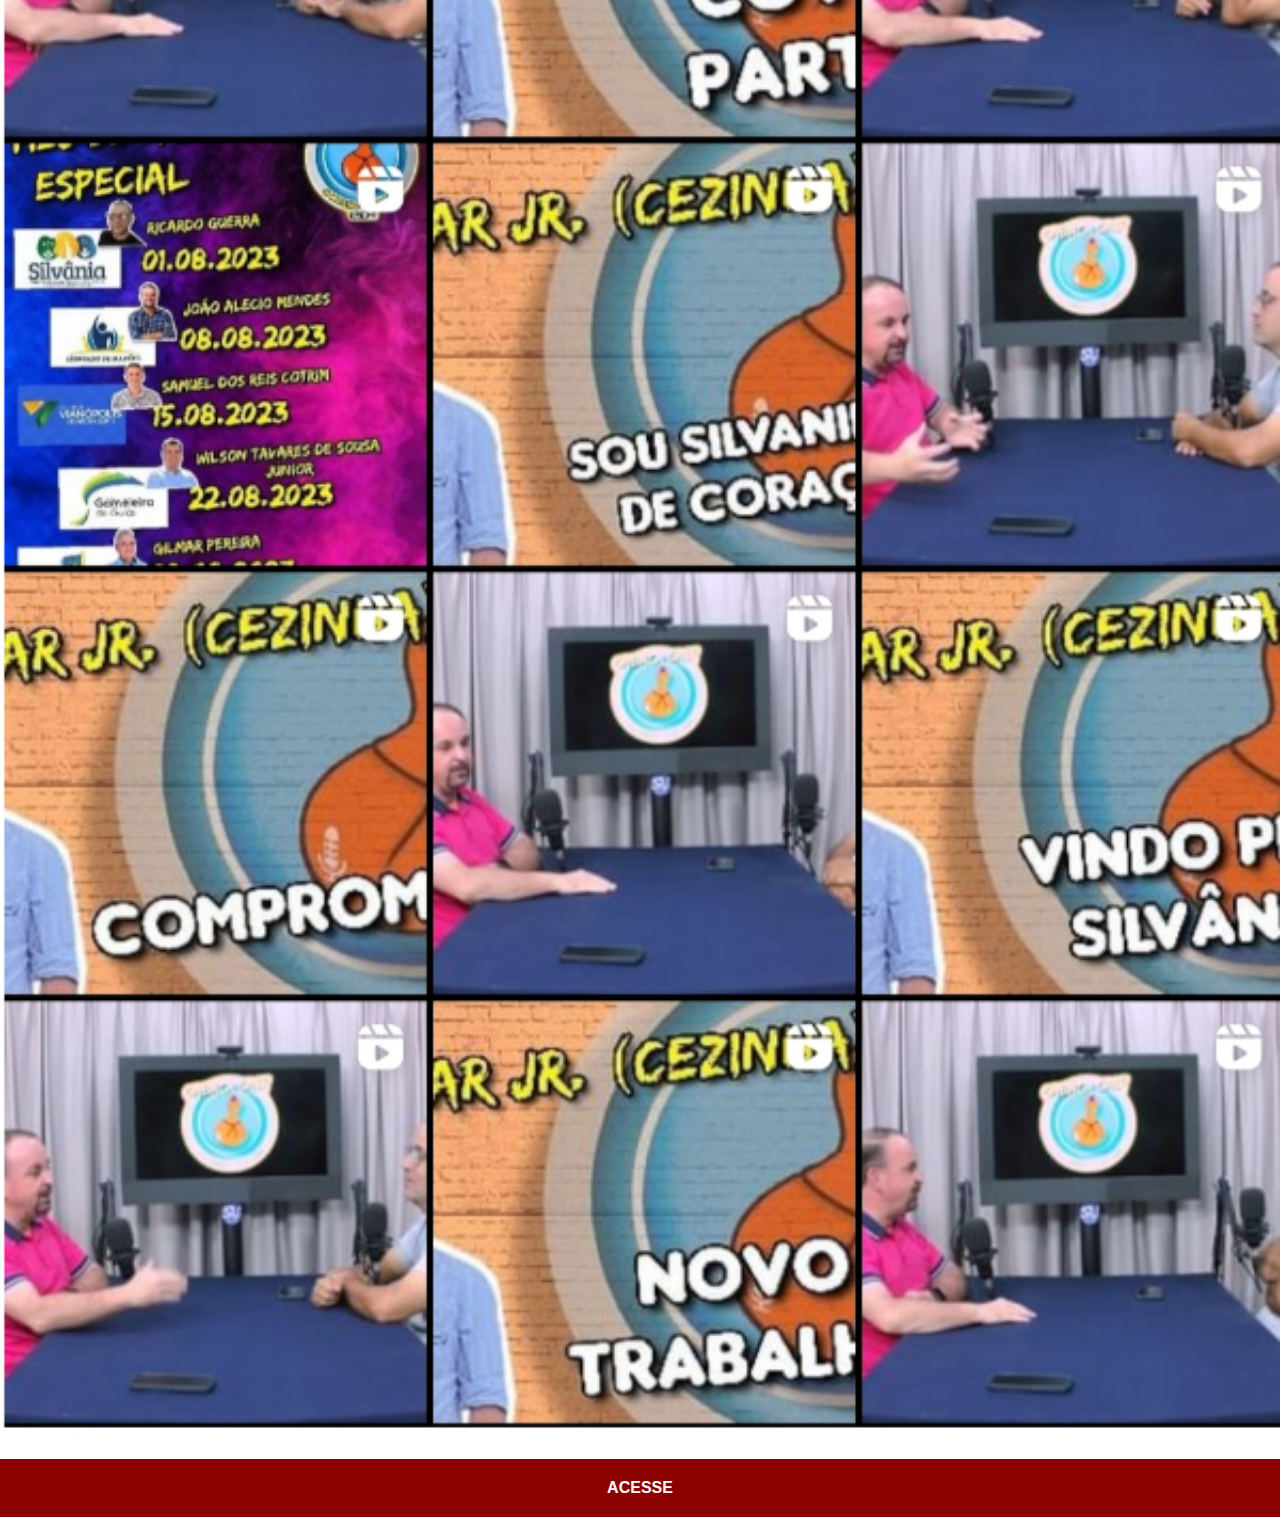
<file: instagram.html>
<!DOCTYPE html>
<html lang="pt-br">
<head>
    <meta charset="UTF-8">
    <meta name="viewport" content="width=device-width, initial-scale=1.0">
    <title>Instagram</title>
    <link rel="stylesheet" href="social.css">
</head>
<body>
    <img src="imagens/tela-instagram.jpg" alt="Instagram">
    <a href="https://www.instagram.com/cabacacast/" target="_blank">ACESSE</a>
</body>
</html>
</file>
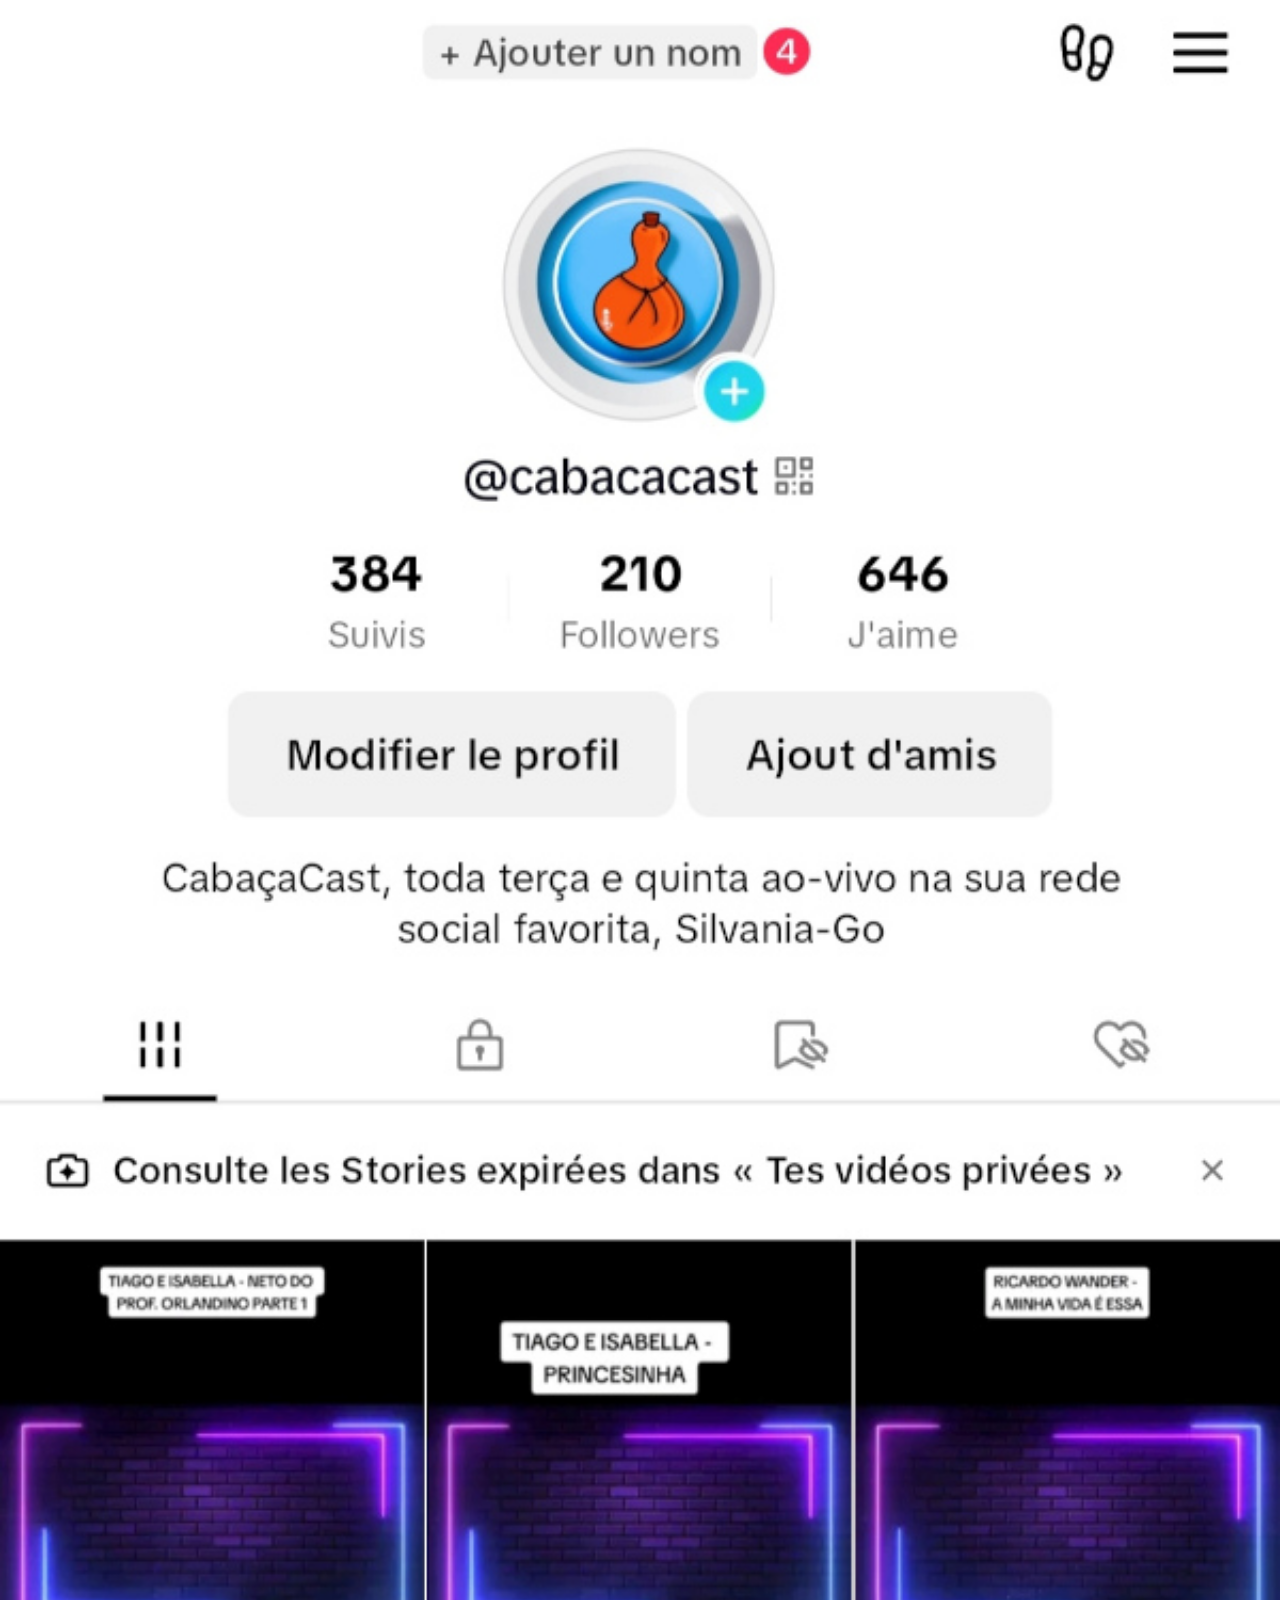
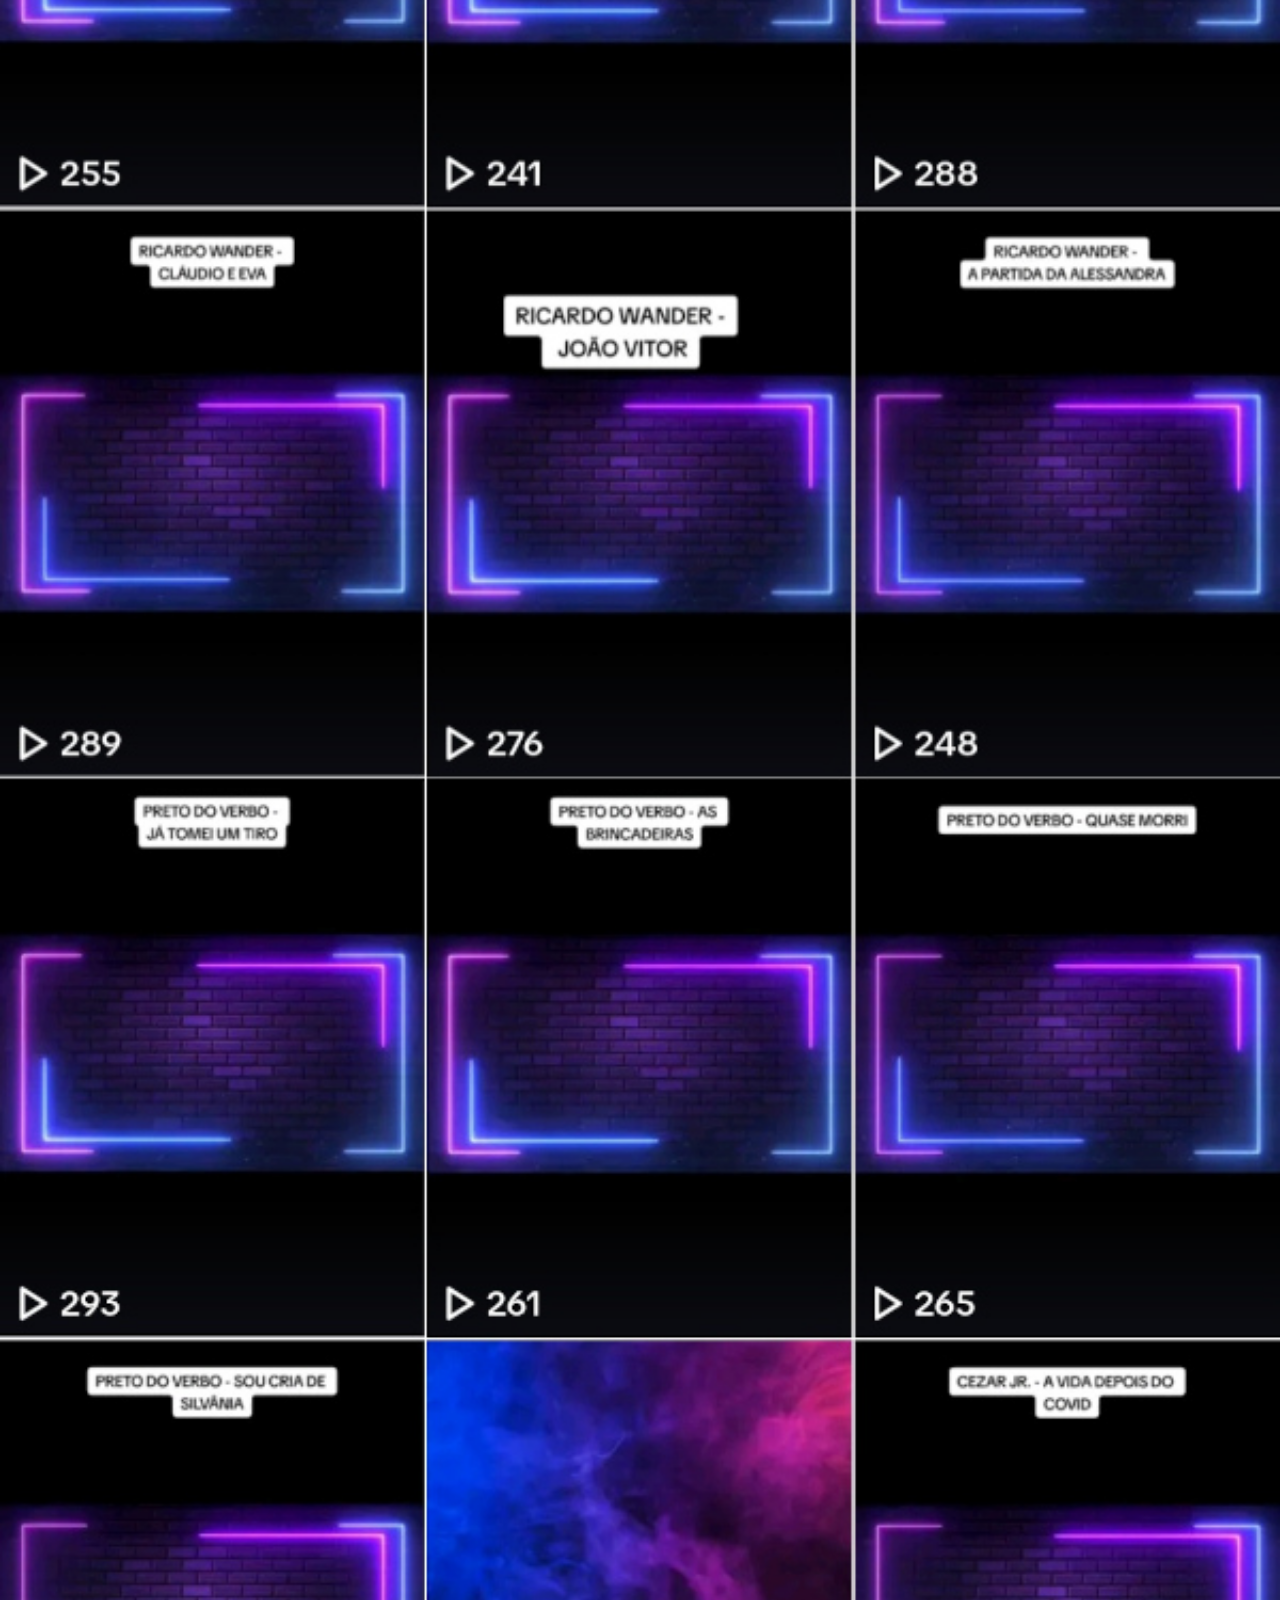
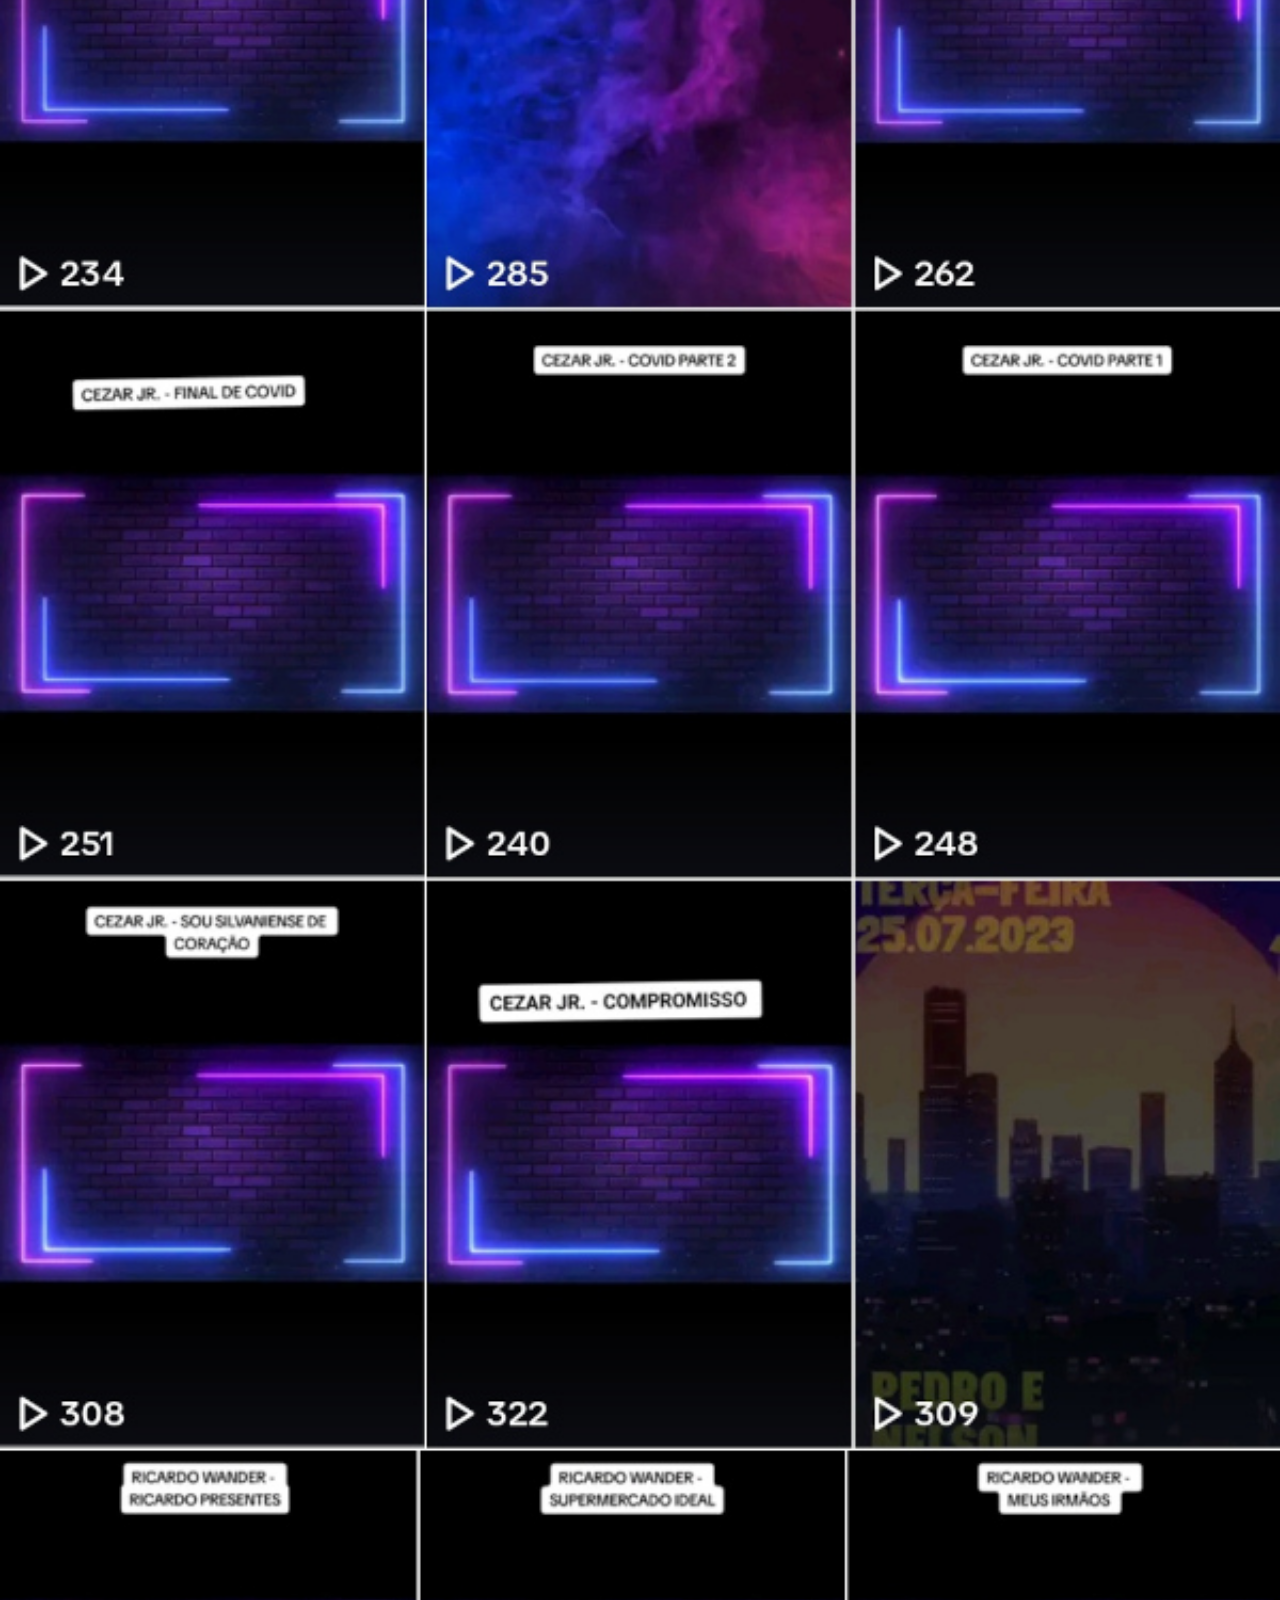
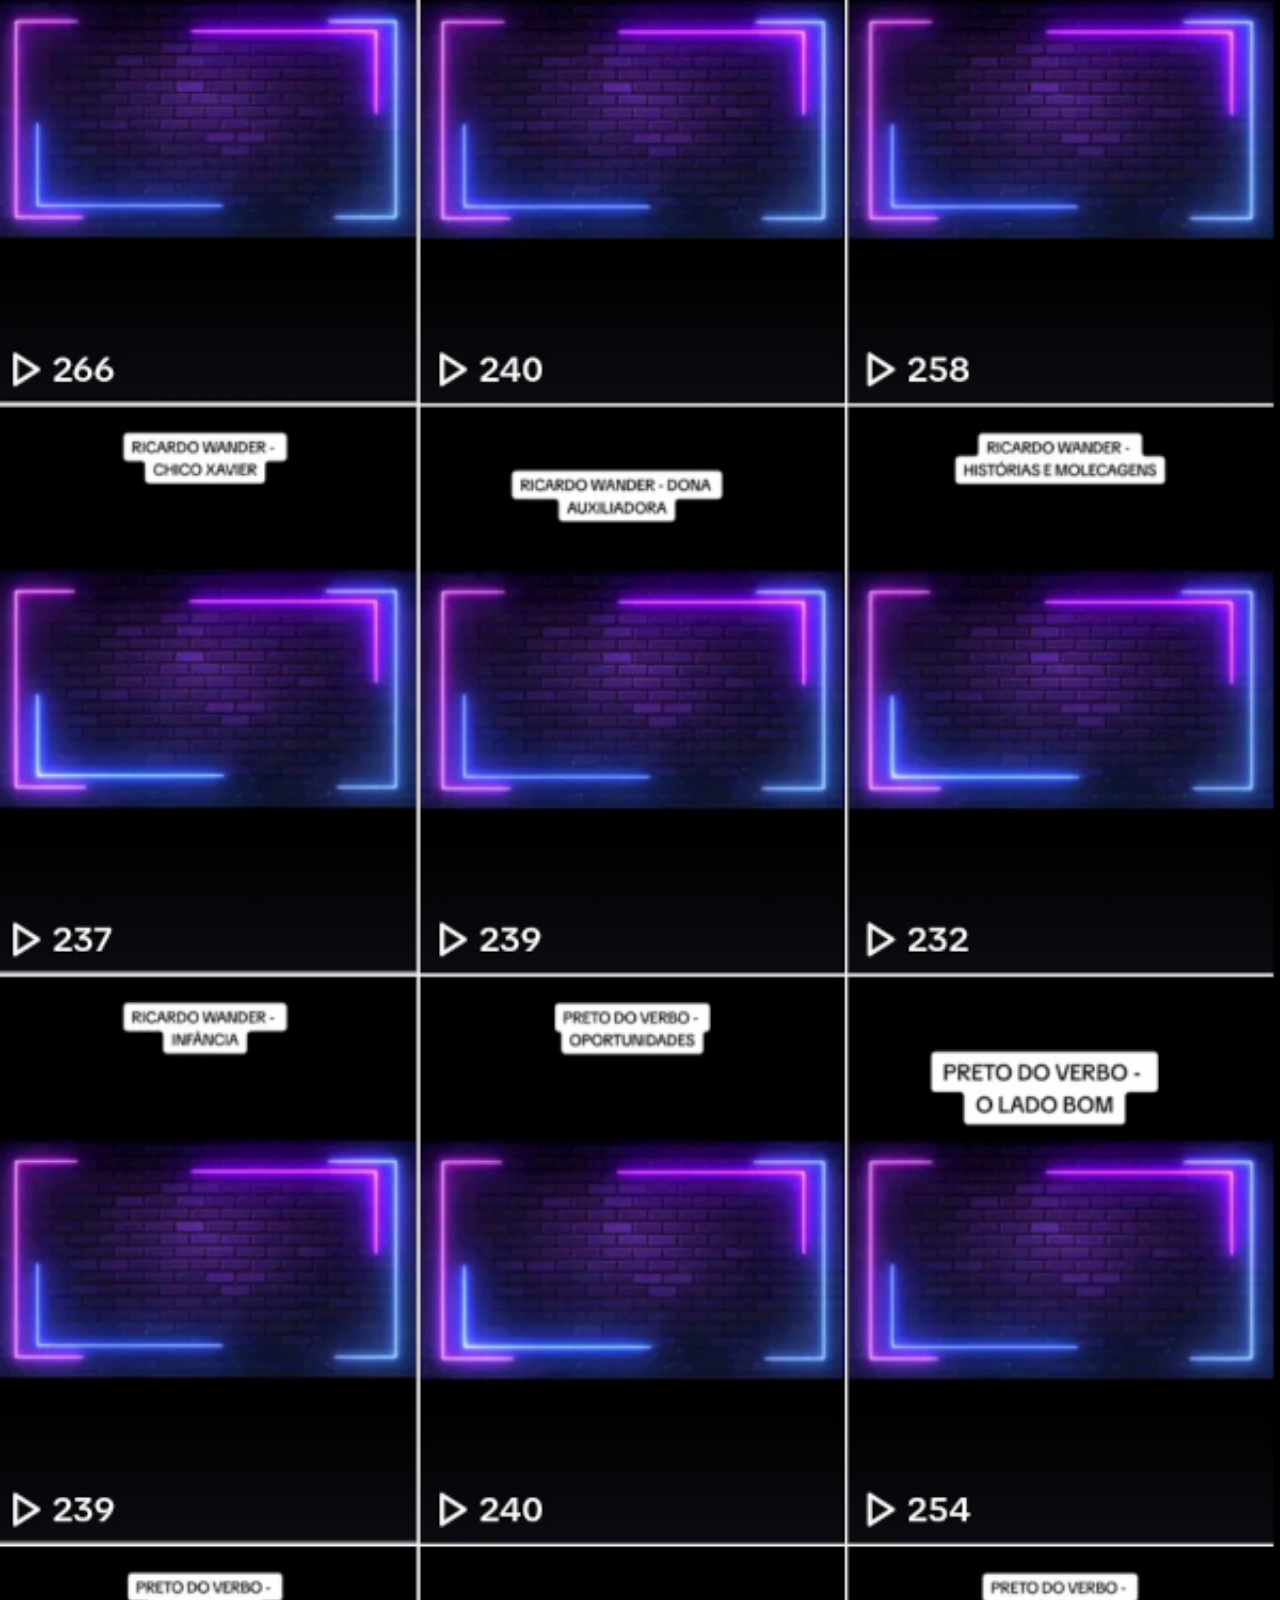
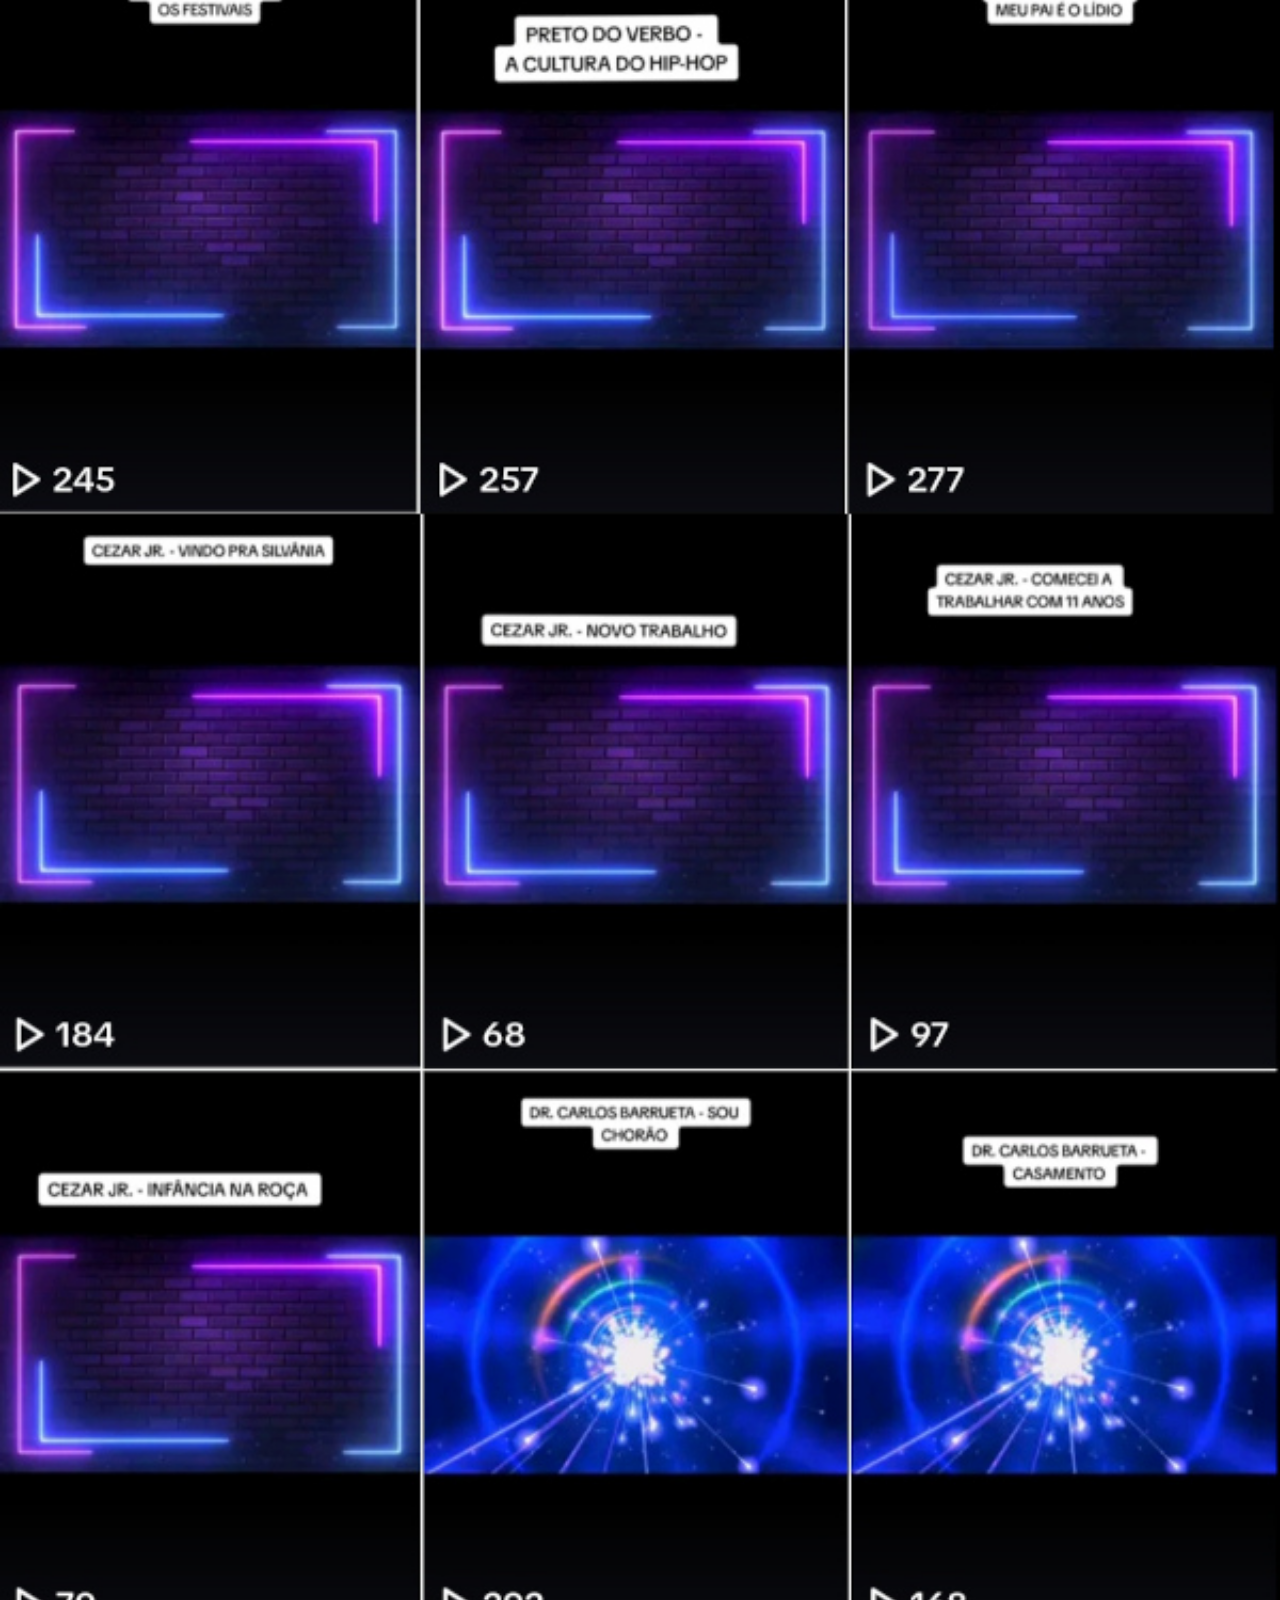
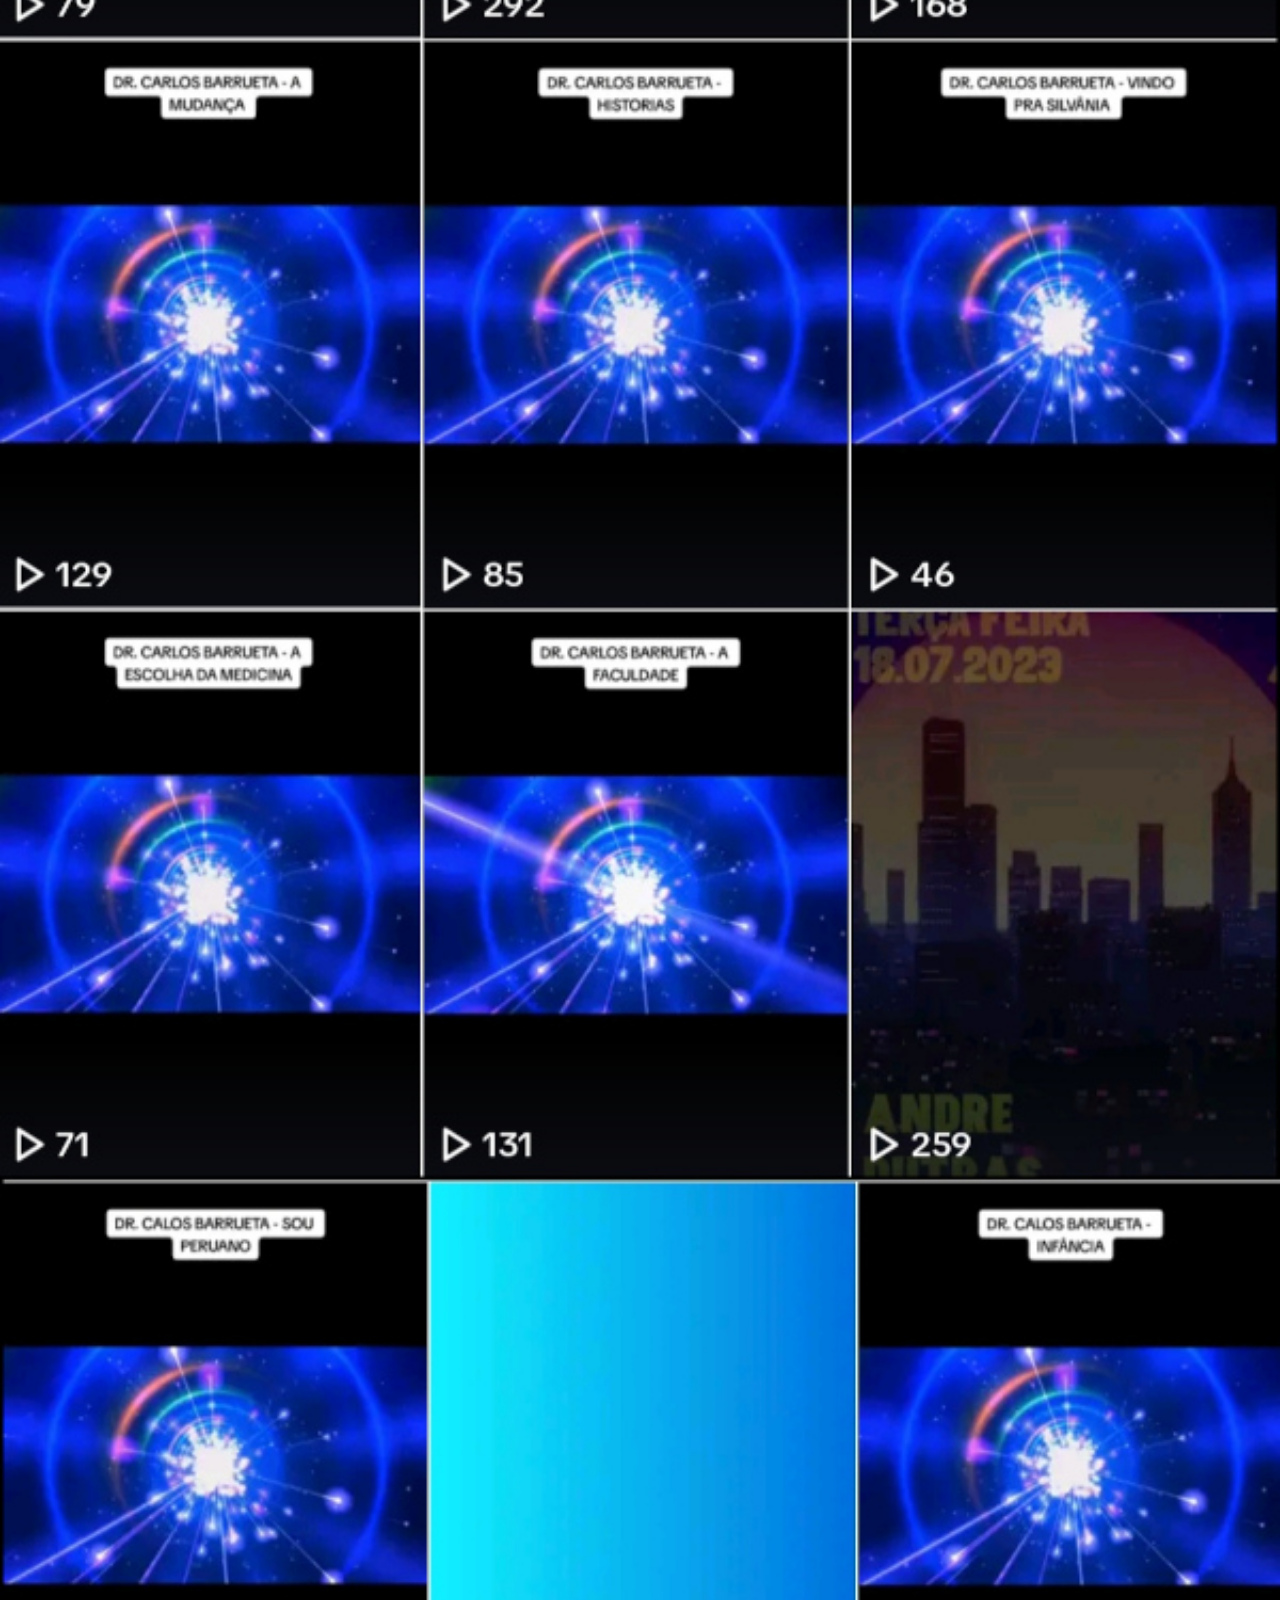
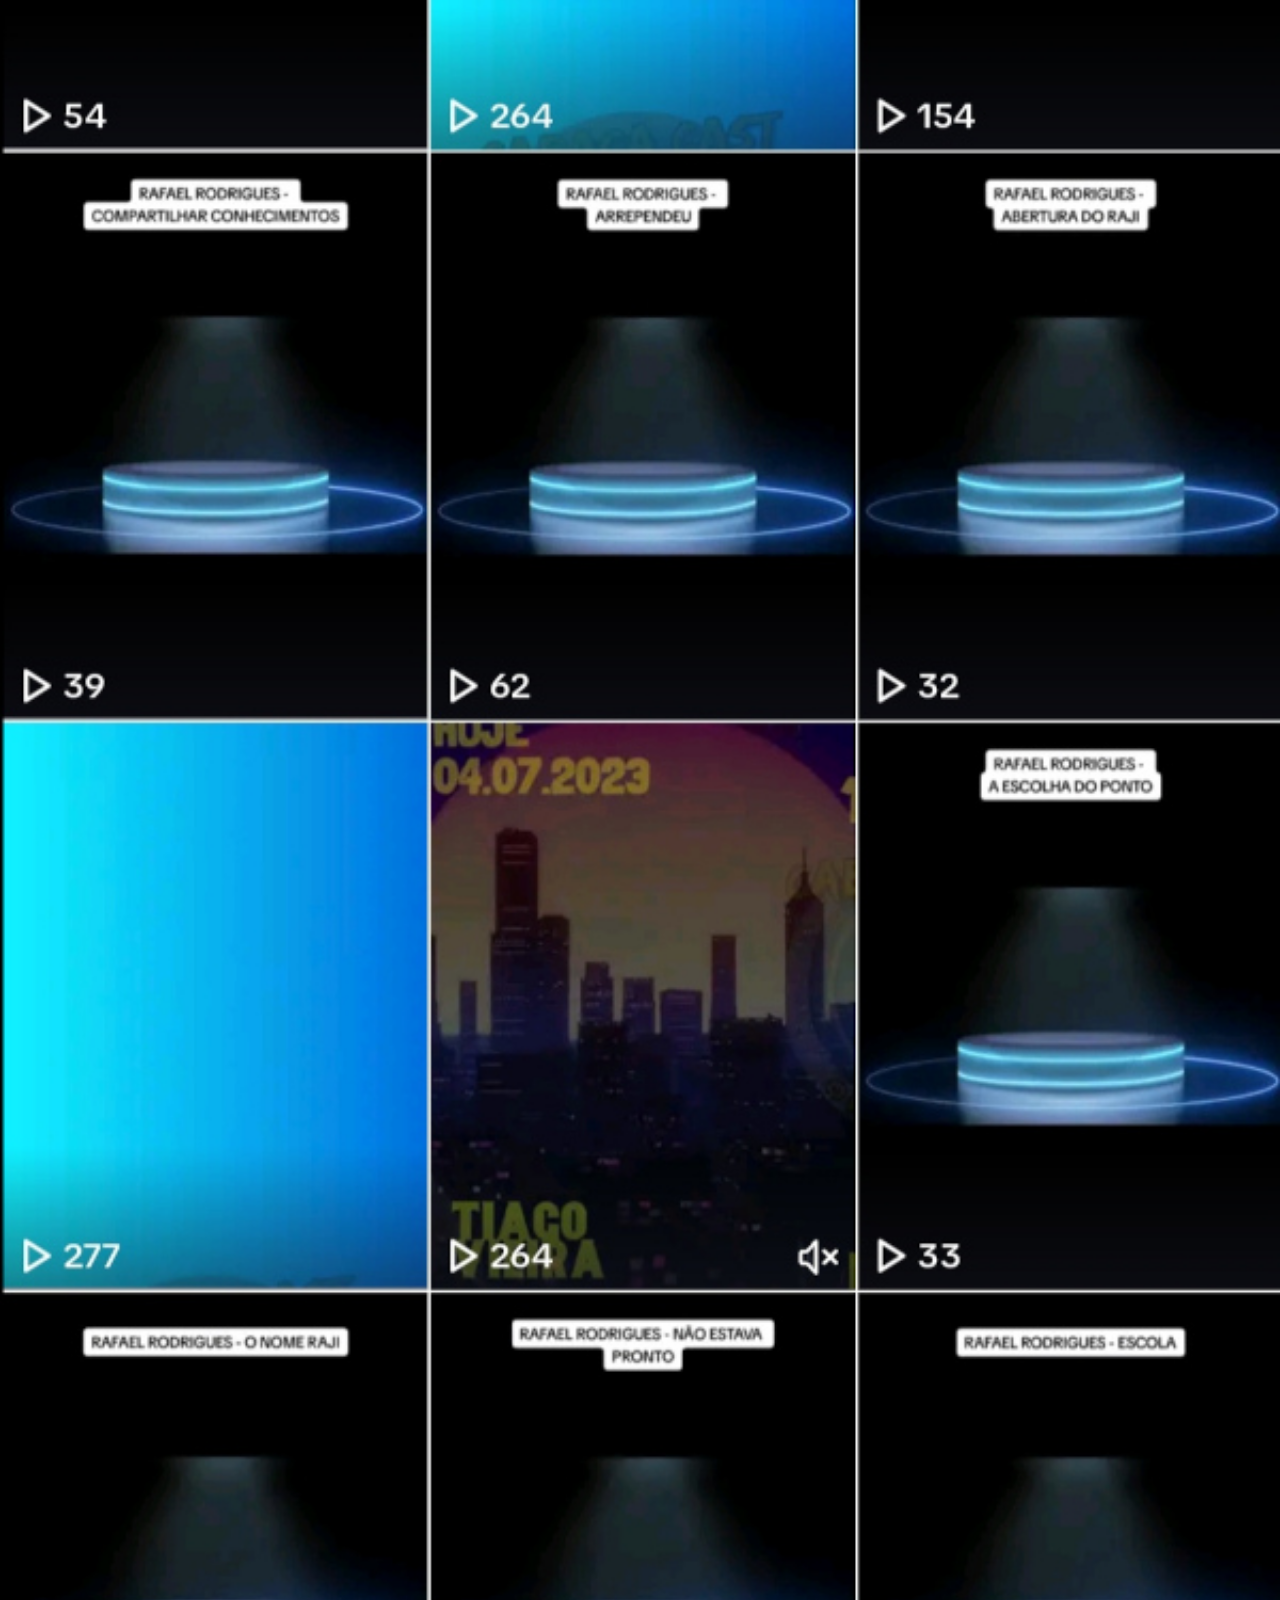
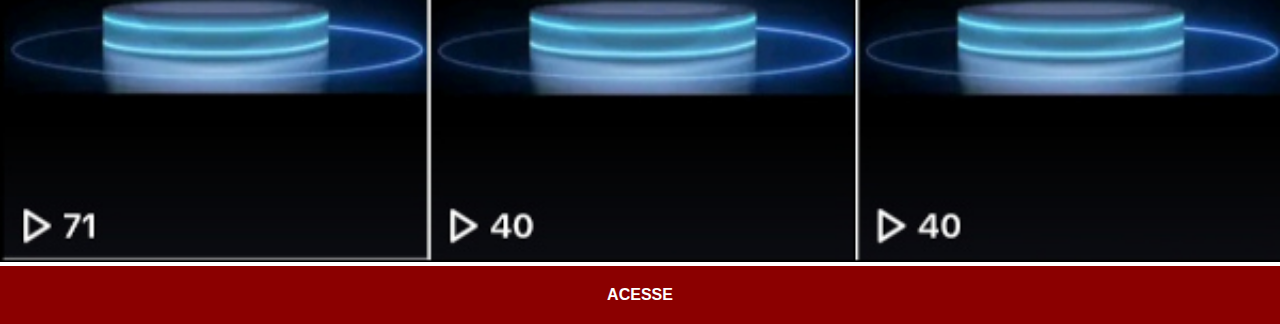
<file: tiktok.html>
<!DOCTYPE html>
<html lang="pt-br">
<head>
    <meta charset="UTF-8">
    <meta name="viewport" content="width=device-width, initial-scale=1.0">
    <title>Instagram</title>
    <link rel="stylesheet" href="social.css">
</head>
<body>
    <img src="imagens/tela-tiktok.jpg" alt="Instagram">
    <a href="https://www.TikTok.com/@cabacacast" target="_blank">ACESSE</a>
</body>
</html>
</file>
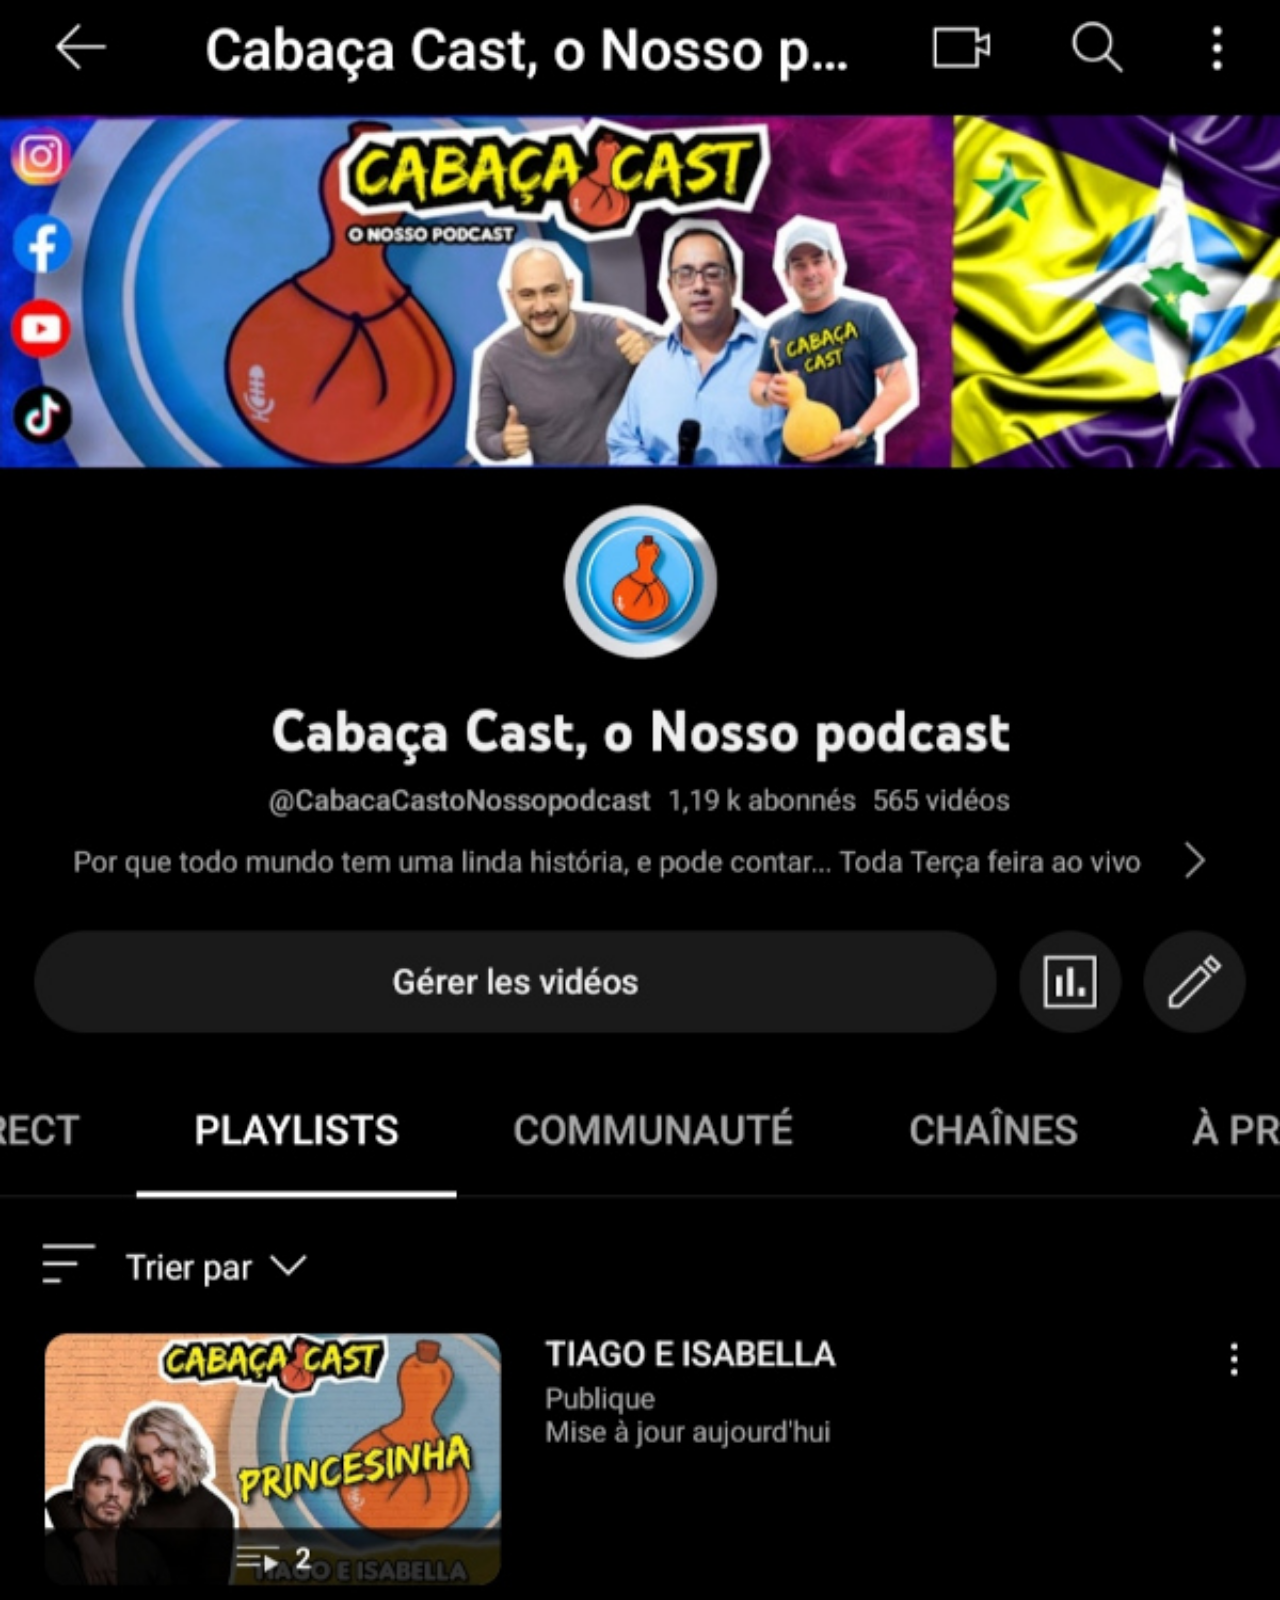
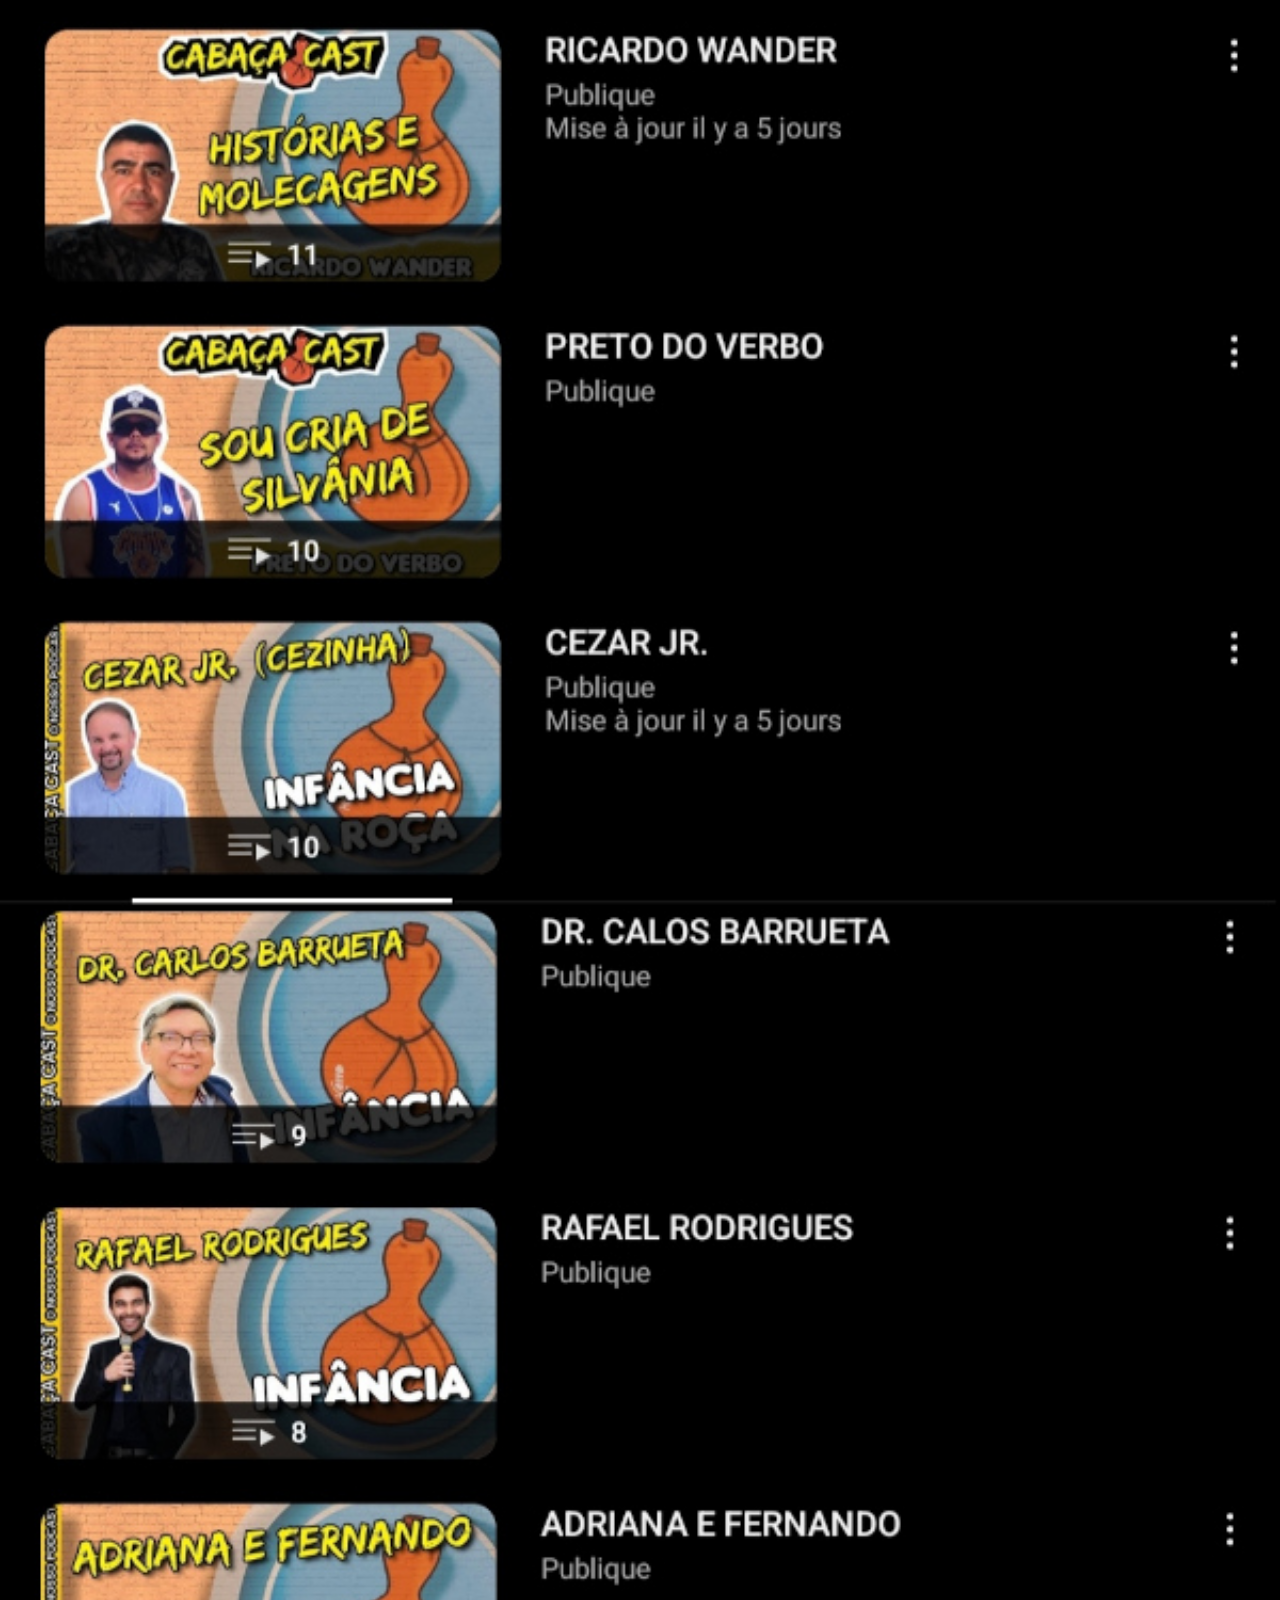
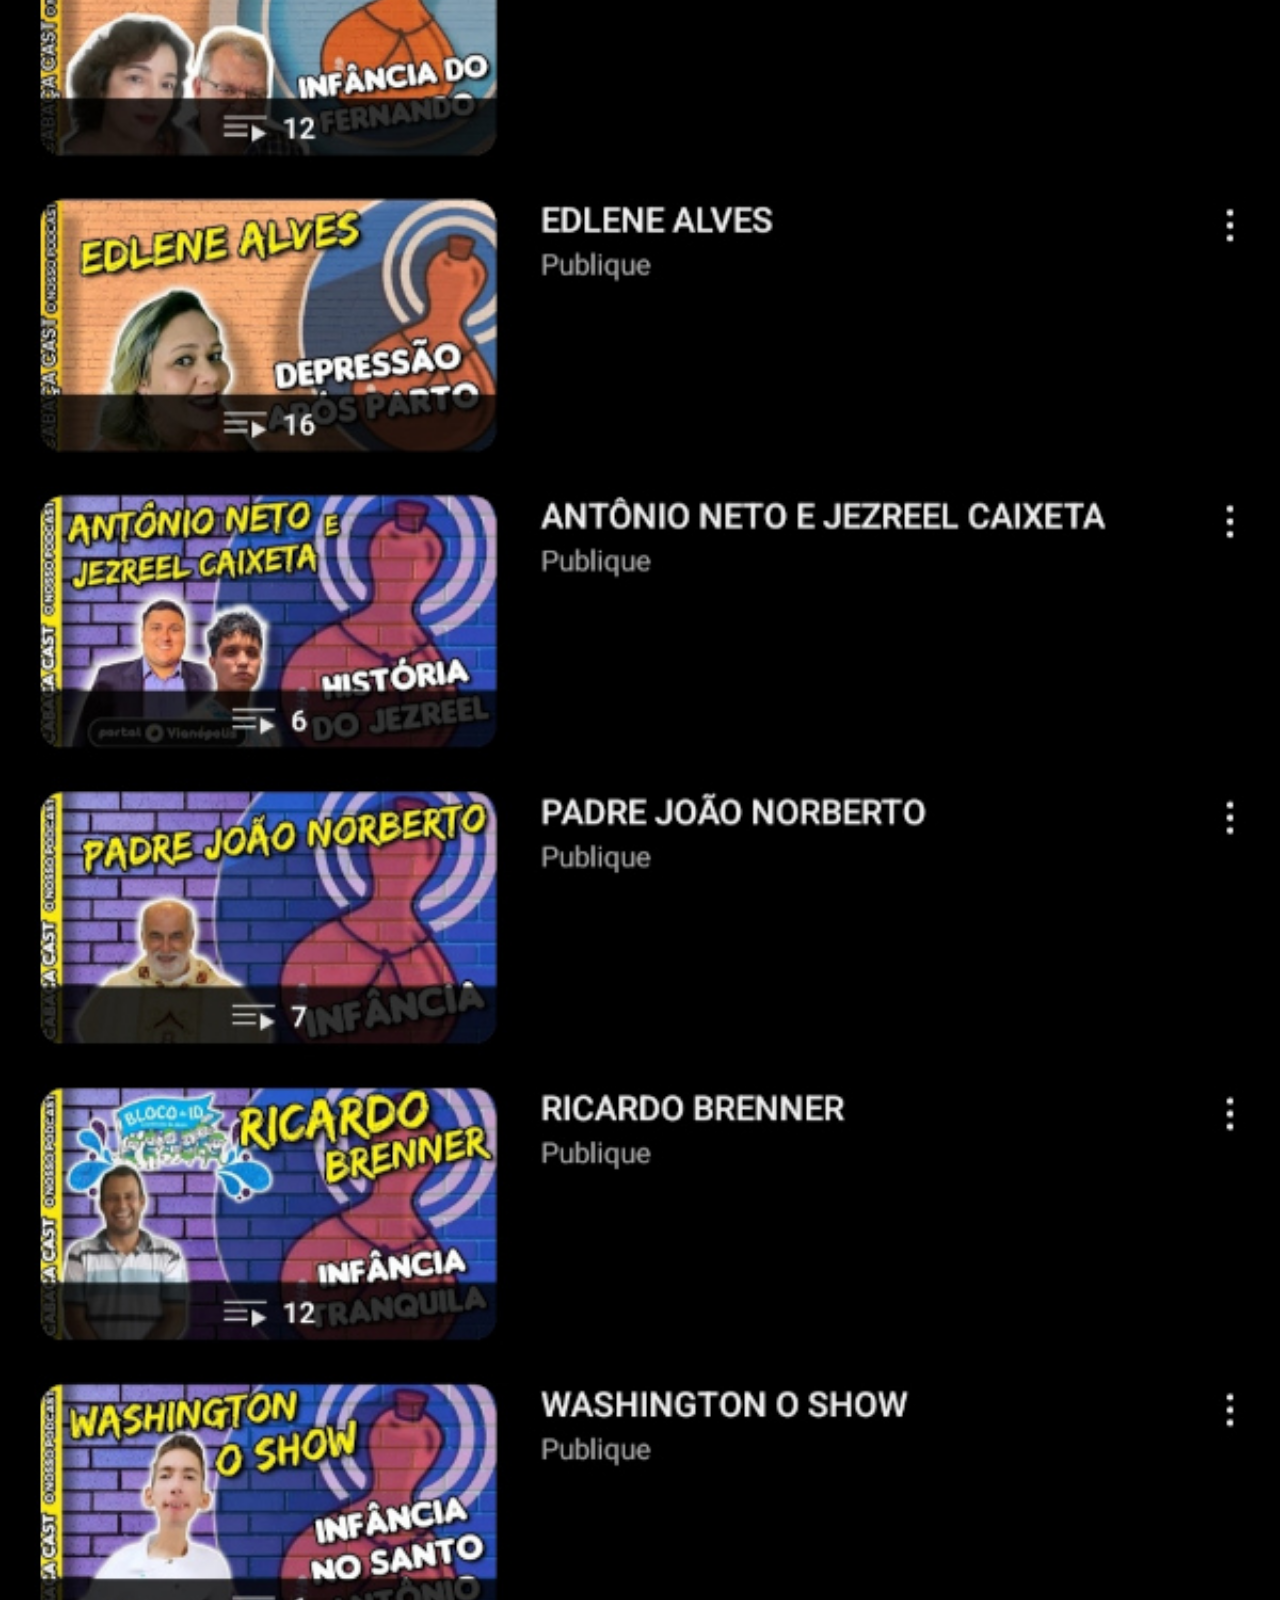
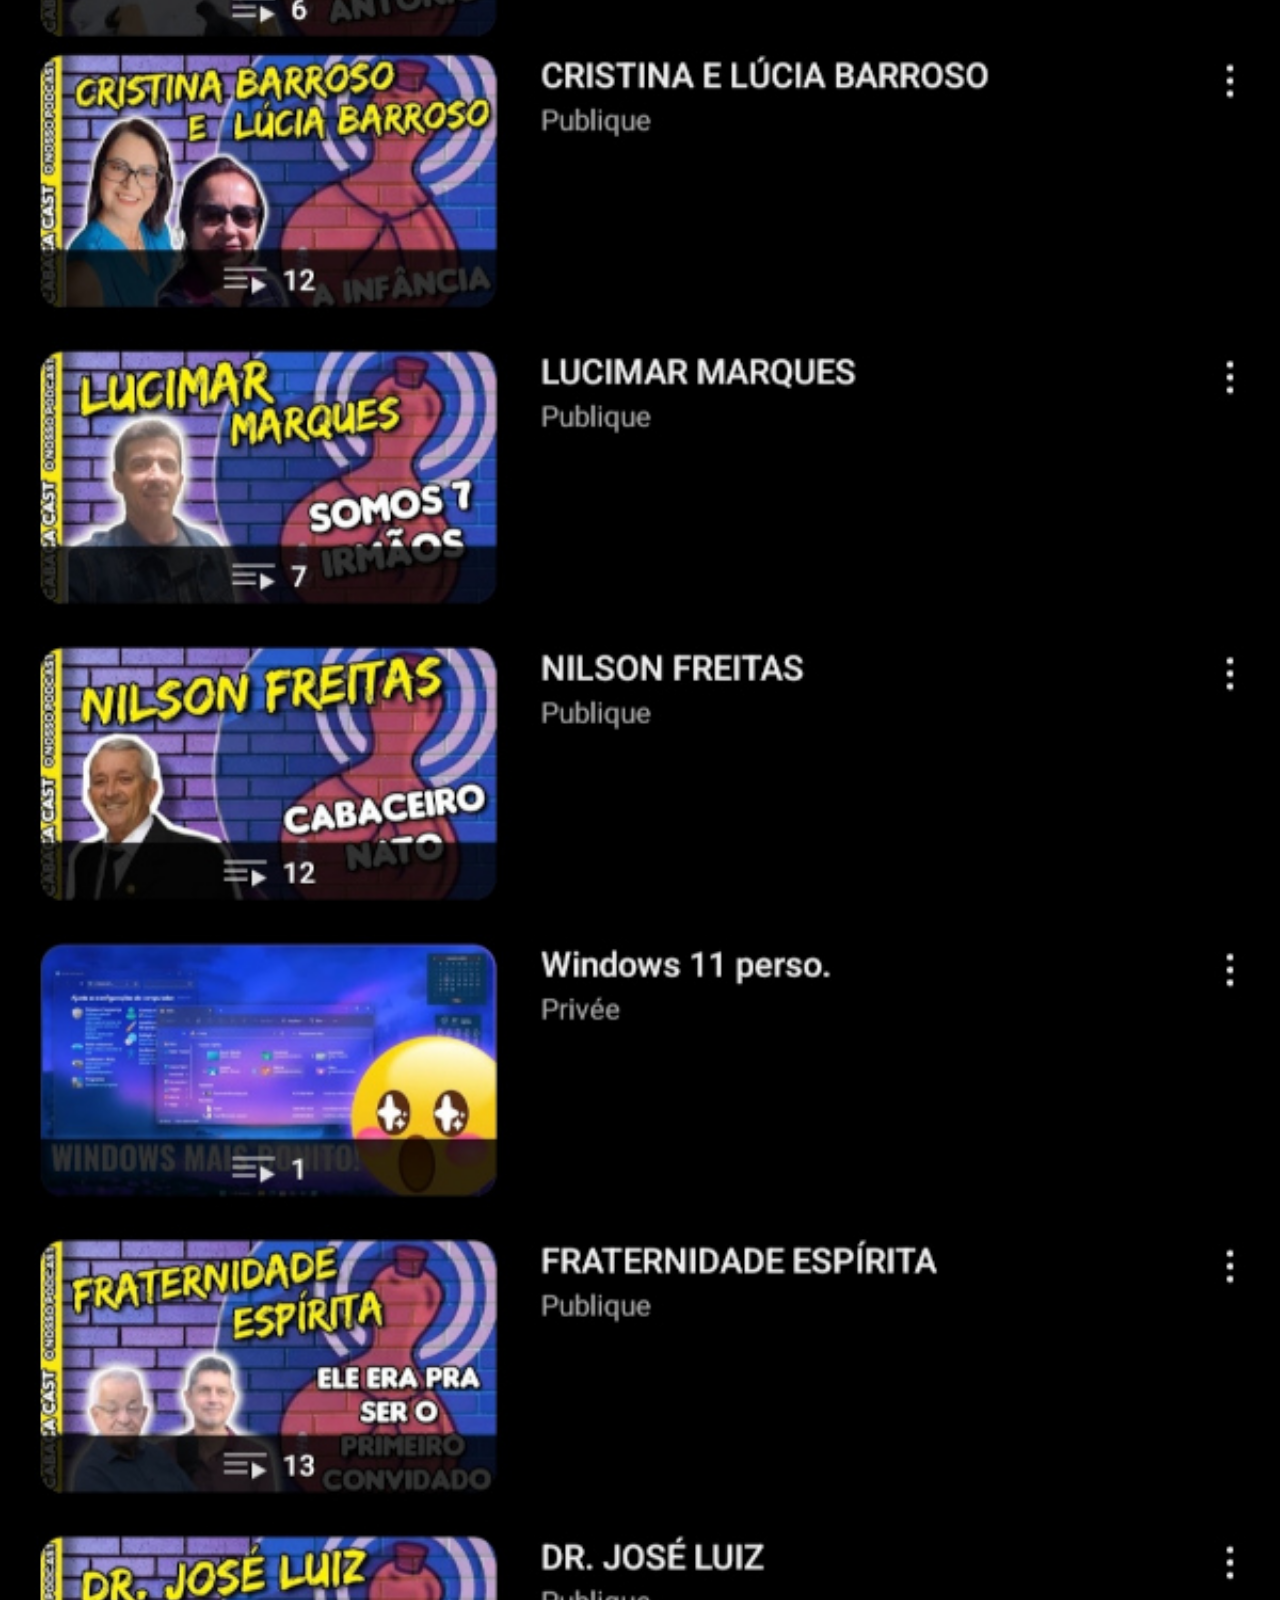
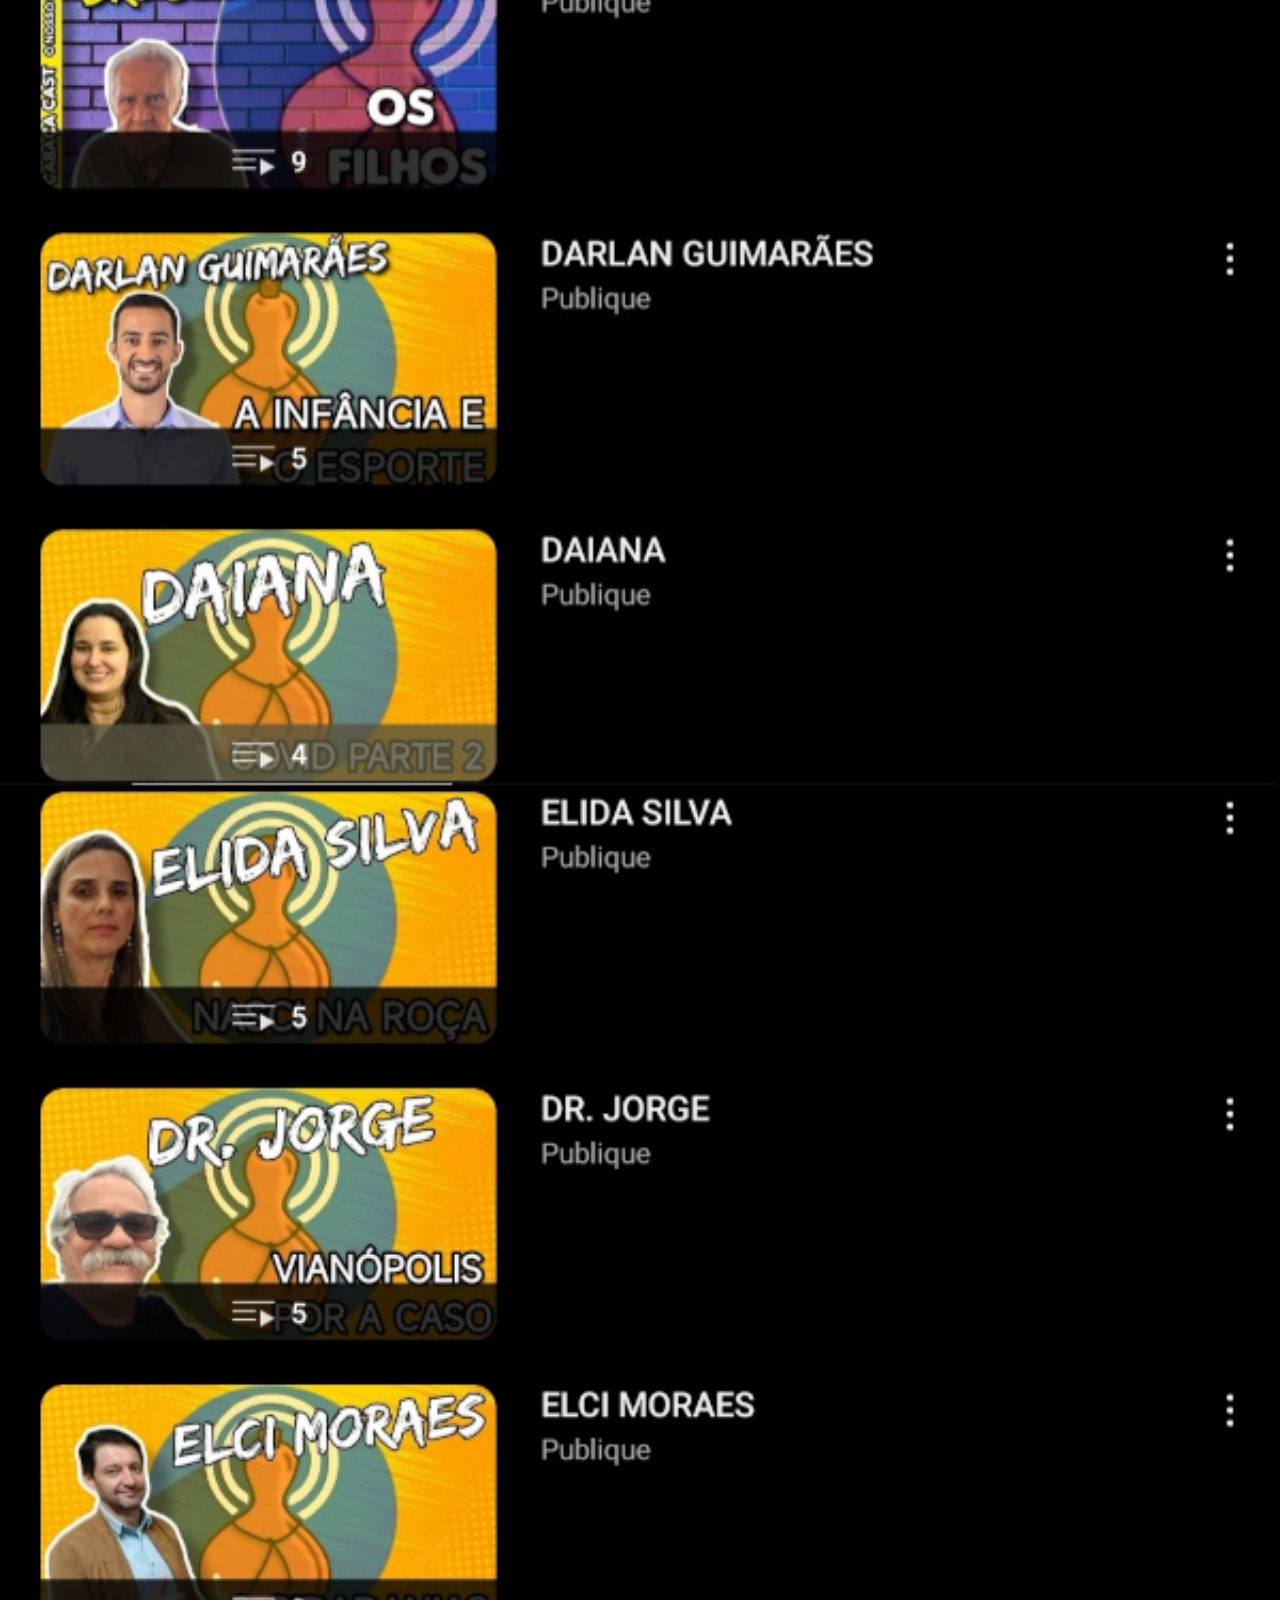
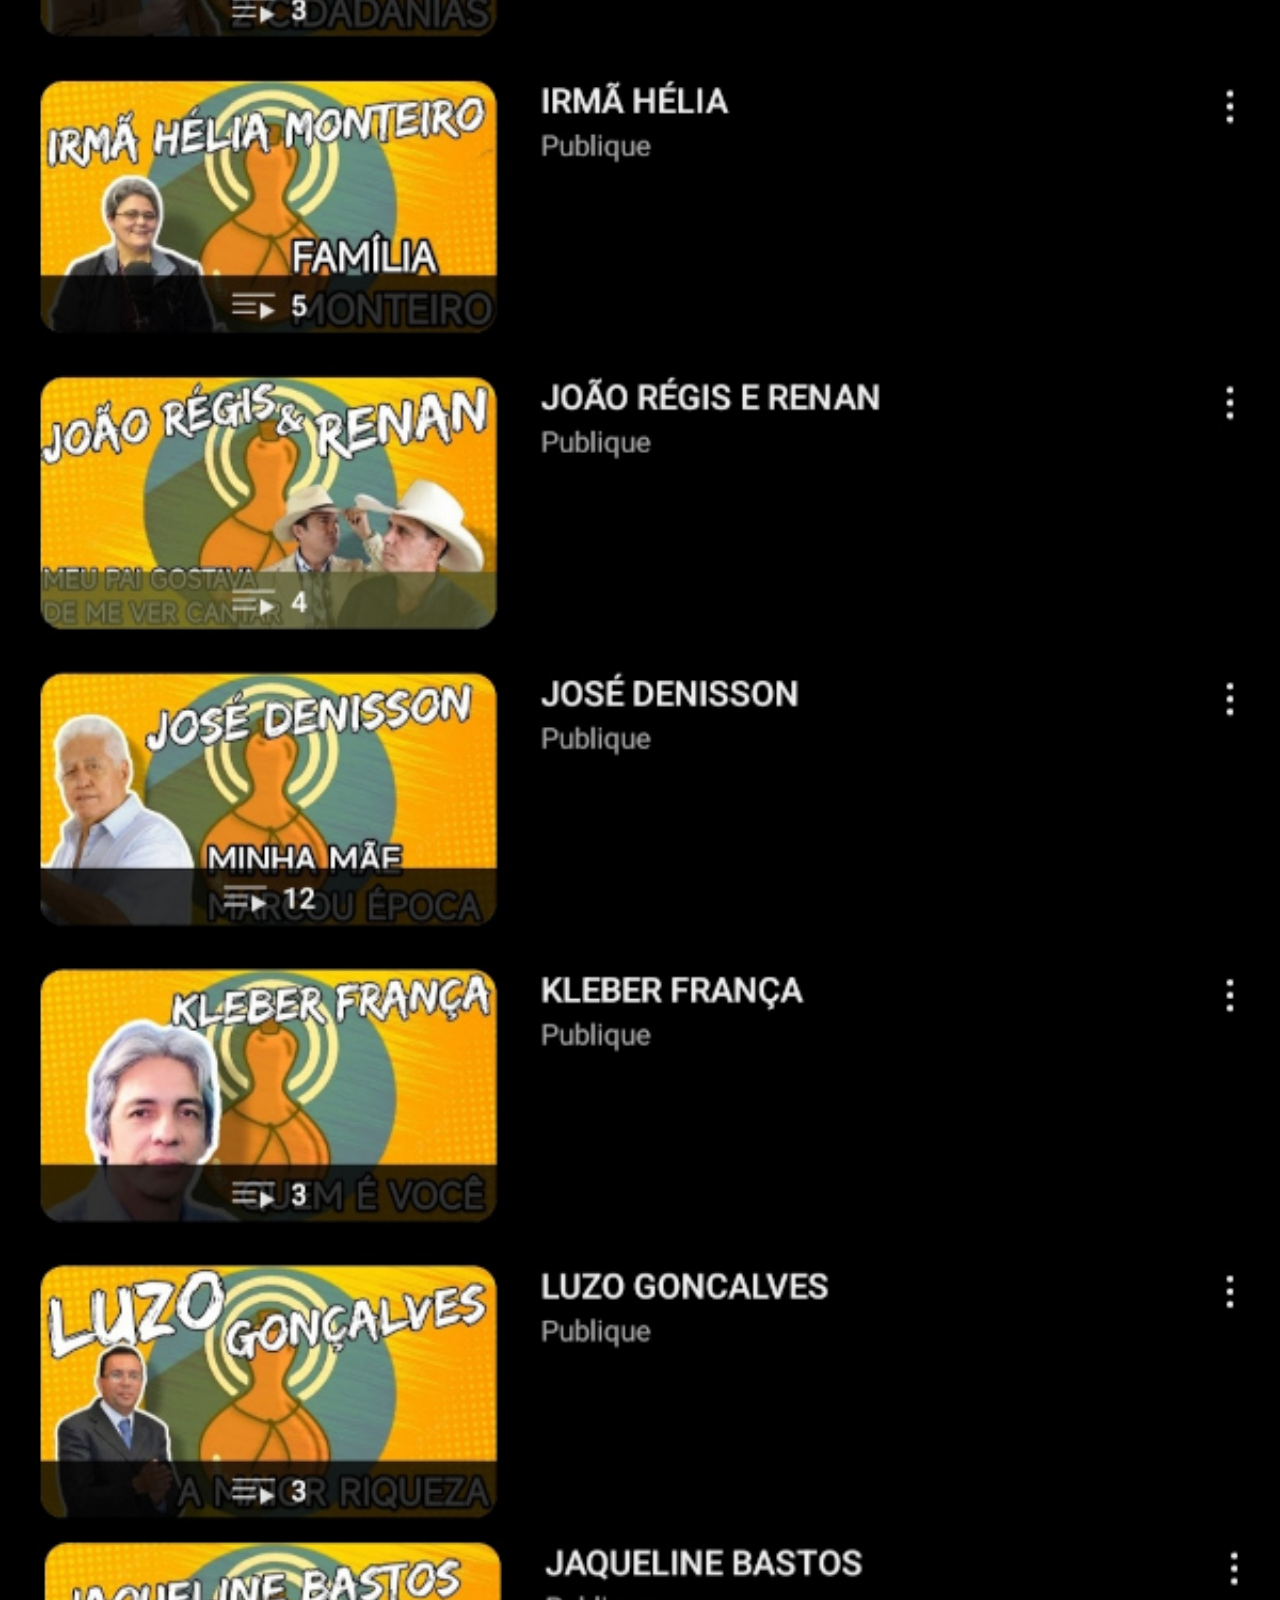
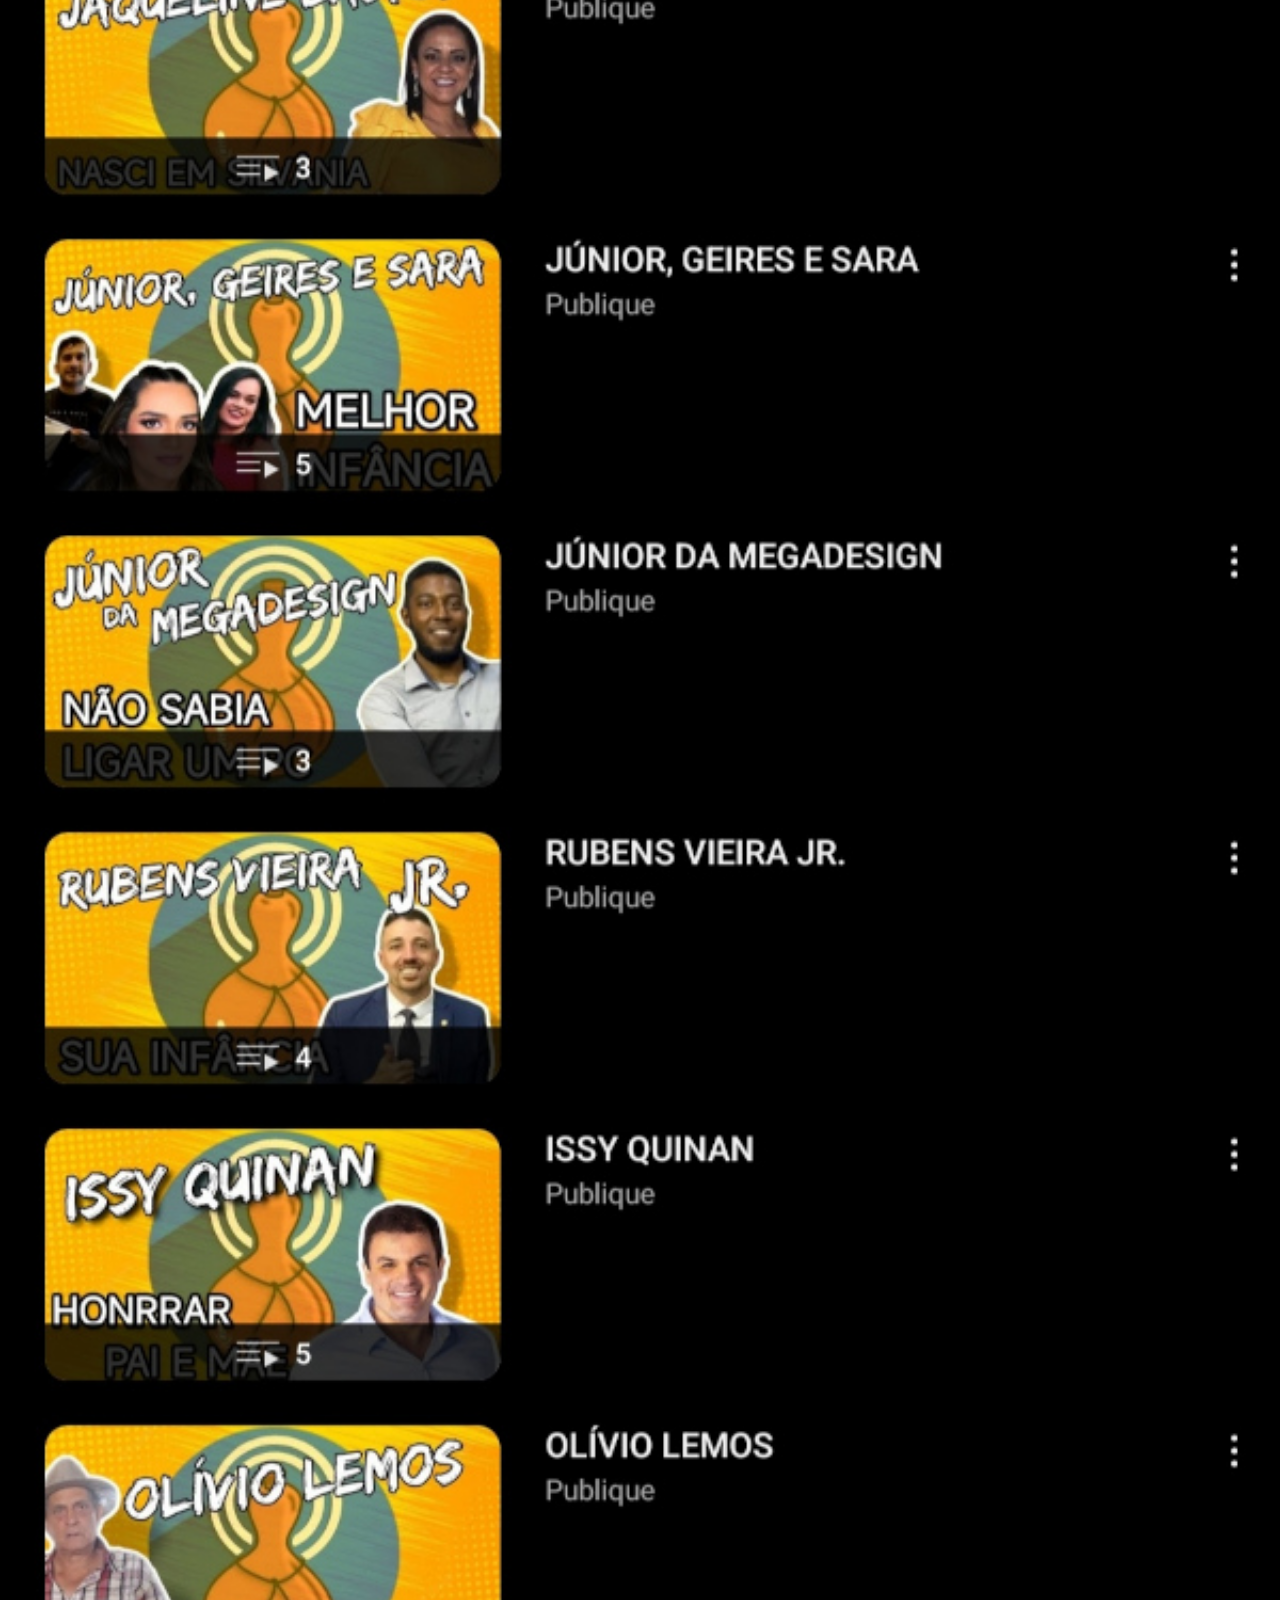
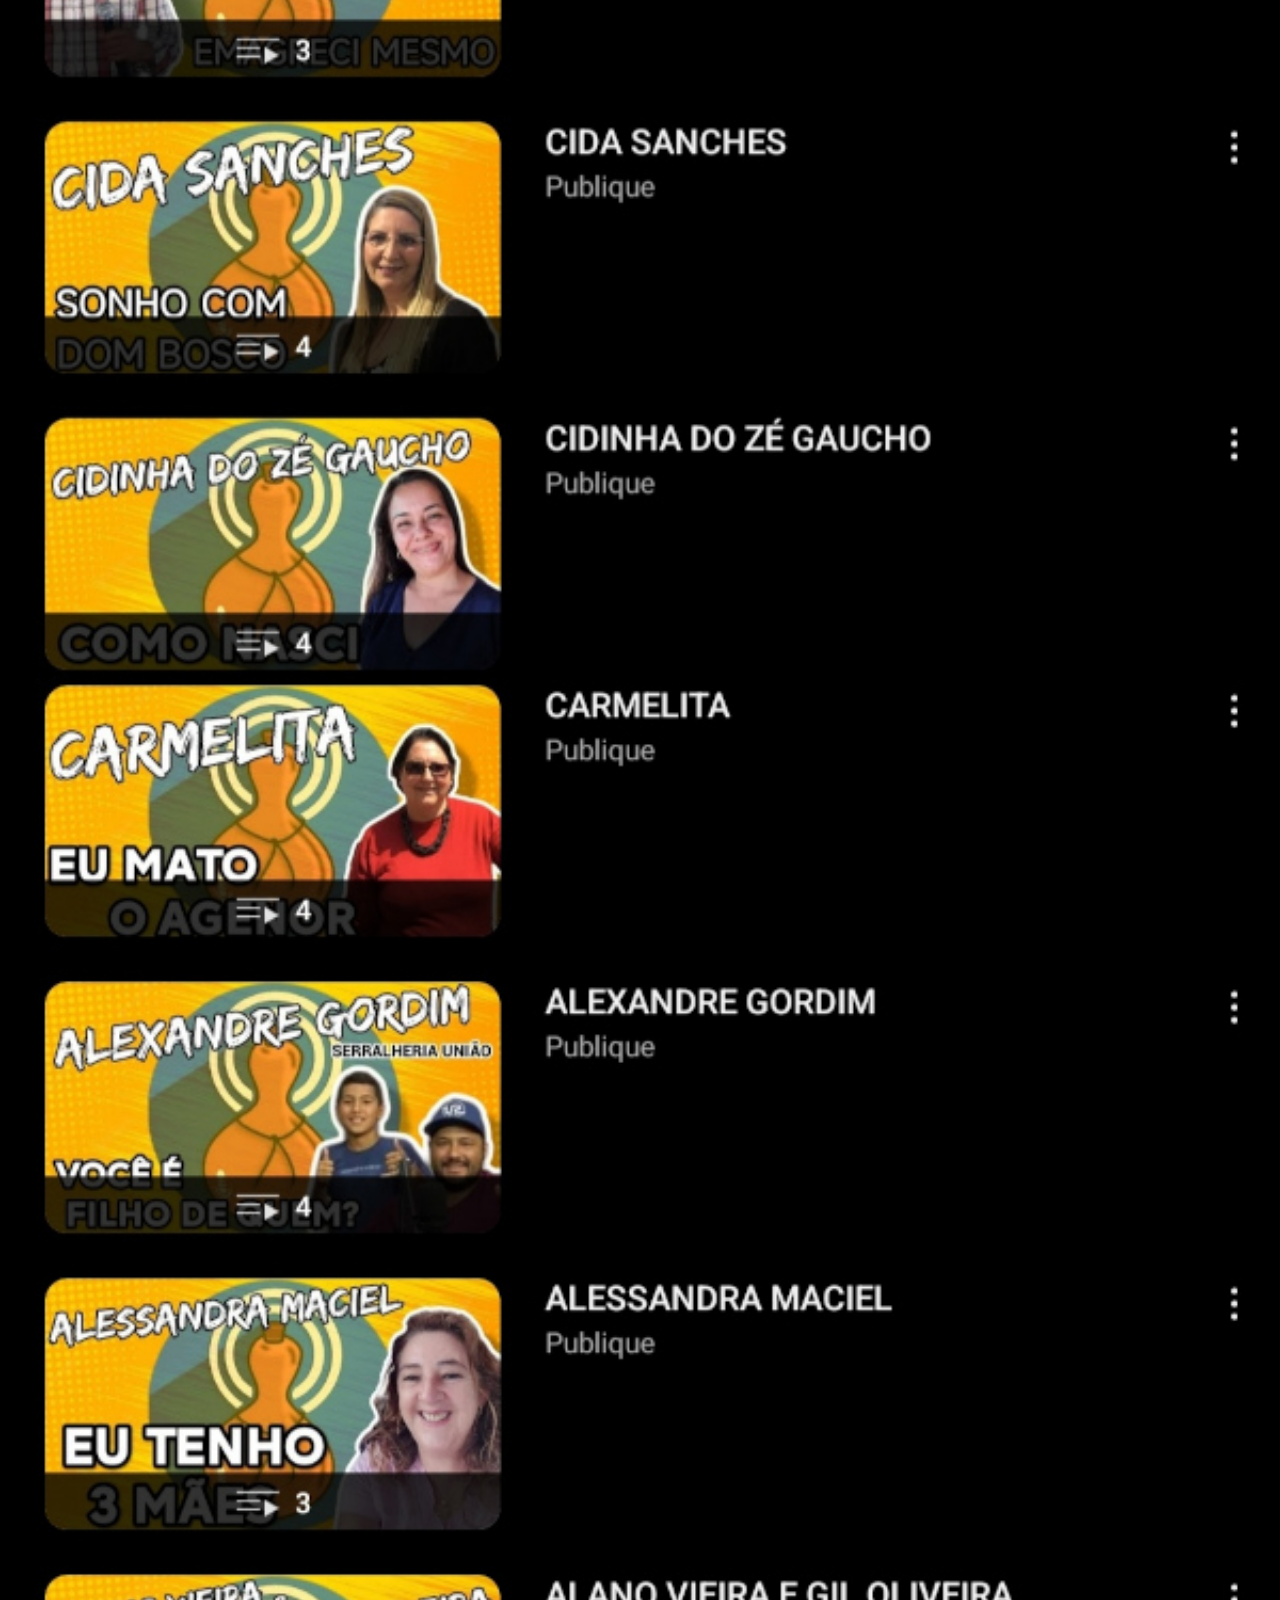
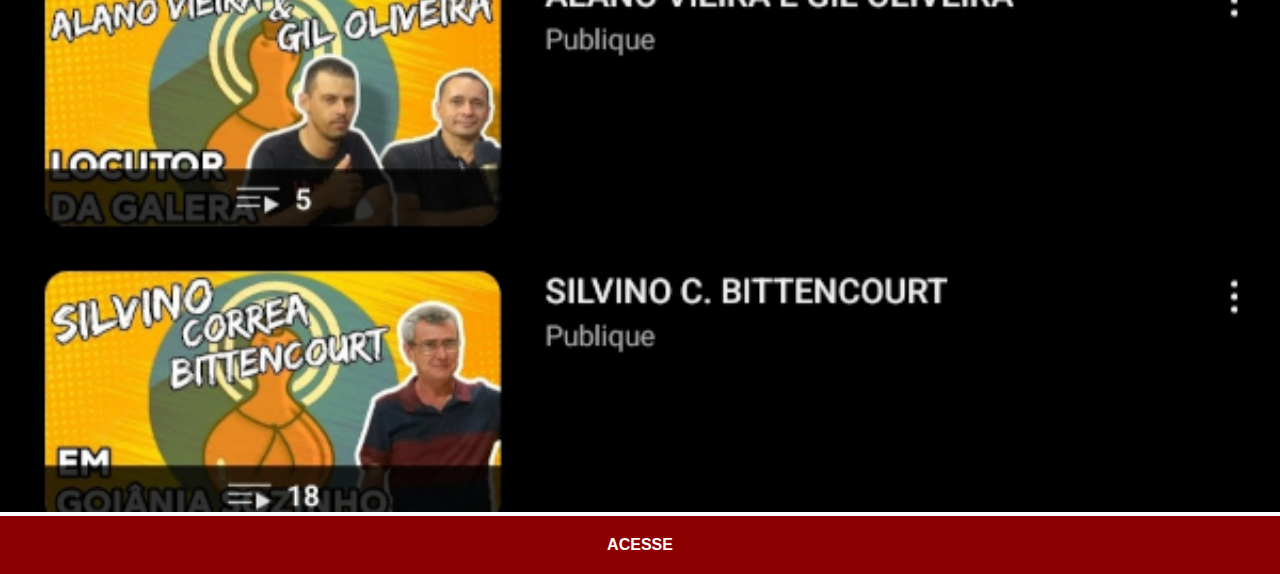
<file: youtube.html>
<!DOCTYPE html>
<html lang="pt-br">
<head>
    <meta charset="UTF-8">
    <meta name="viewport" content="width=device-width, initial-scale=1.0">
    <title>YouTube</title>
    <link rel="stylesheet" href="social.css">
    
</head>
<body>
    <img src="imagens/tela-youtube.jpg" alt="YouTube">
    <a href="https://www.youtube.com/@CabacaCastoNossopodcast/playlists" target="_blank">ACESSE</a>
</body>
</html>
</file>
<file: style.css>
@charset "UTF-8";

* {
    margin: 0px;
    padding: 0px;
    font-family: Arial, Helvetica, sans-serif;
}

html, body {
    height: 100vh;
    width: 100vw;
    background-color: black;
}

body {
    background: url(imagens/fundo3.jpg) no-repeat top center;
    background-size: cover;
    background-attachment: fixed;
}



main {
    position: relative;
    height: 100vh; 
    
}

section#telefone {
    position: absolute;
    top: 62%;
    left: 50%;
    transform: translate(-50%, -50%);
    height: 627px;
    width: 311px;
    background: url(imagens/frame-iphone.png) no-repeat;
}

iframe#tela {
    position: relative;
    top: 80px;
    left: 22px;
    width: 267px;
    height: 471px;
}

section#redes-sociais {
    text-align: left;
}

section#redes-sociais img {
    width: 50px;
    margin: 10px;
    border-radius: 50%;
    box-shadow: 2px 2px 5px rgba(0, 0, 0, 0.400);
    box-sizing: border-box;
}

section#redes-sociais img:hover {
    border: 2px solid rgba(255, 255, 255, 0.641);
    transform: translate(-3px, -3px);
    box-shadow: 5px 5px 10px rgba(0, 0, 0, 0.662);
    transition: transform .3s, border 1s;
}

footer {
    background-color: yellow;
    color: rgb(0, 0, 0);
    text-align: center;
    font-size: 0.8em;
    padding: 1px;
}
</file>
<file: social.css>
@charset "UTF-8";

* {
    margin: 0px;
    padding: 0px;
    font-family: Arial, Helvetica, sans-serif;
}

::-webkit-scrollbar {
    width: 0px;
    height: 0px;
}
img {
    width: 100vw;
}

a {
    display: block; 
    background-color: darkred;  
    color: white;
    padding: 20px;
    text-align: center;
    font-weight: bolder;
    text-decoration: none;
   }
   
   a:hover {
    background-color: red;
}
</file>
